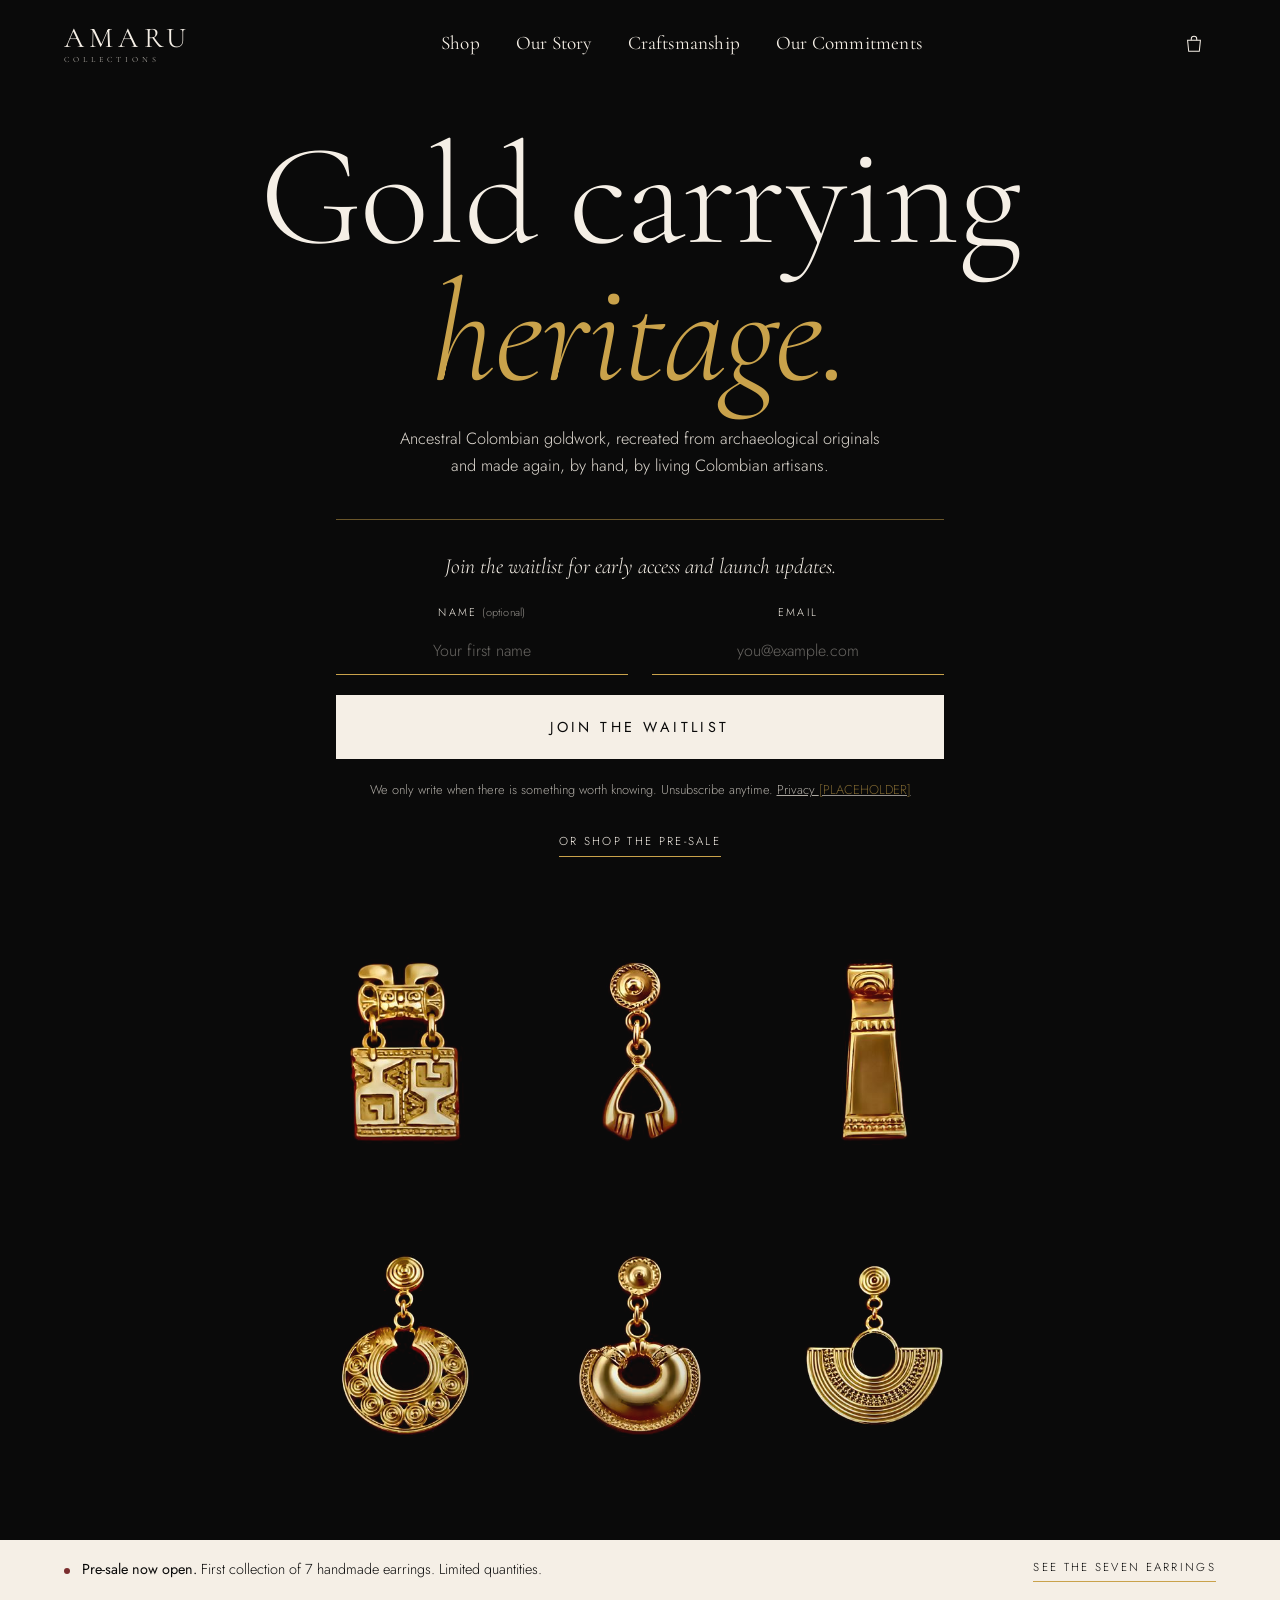
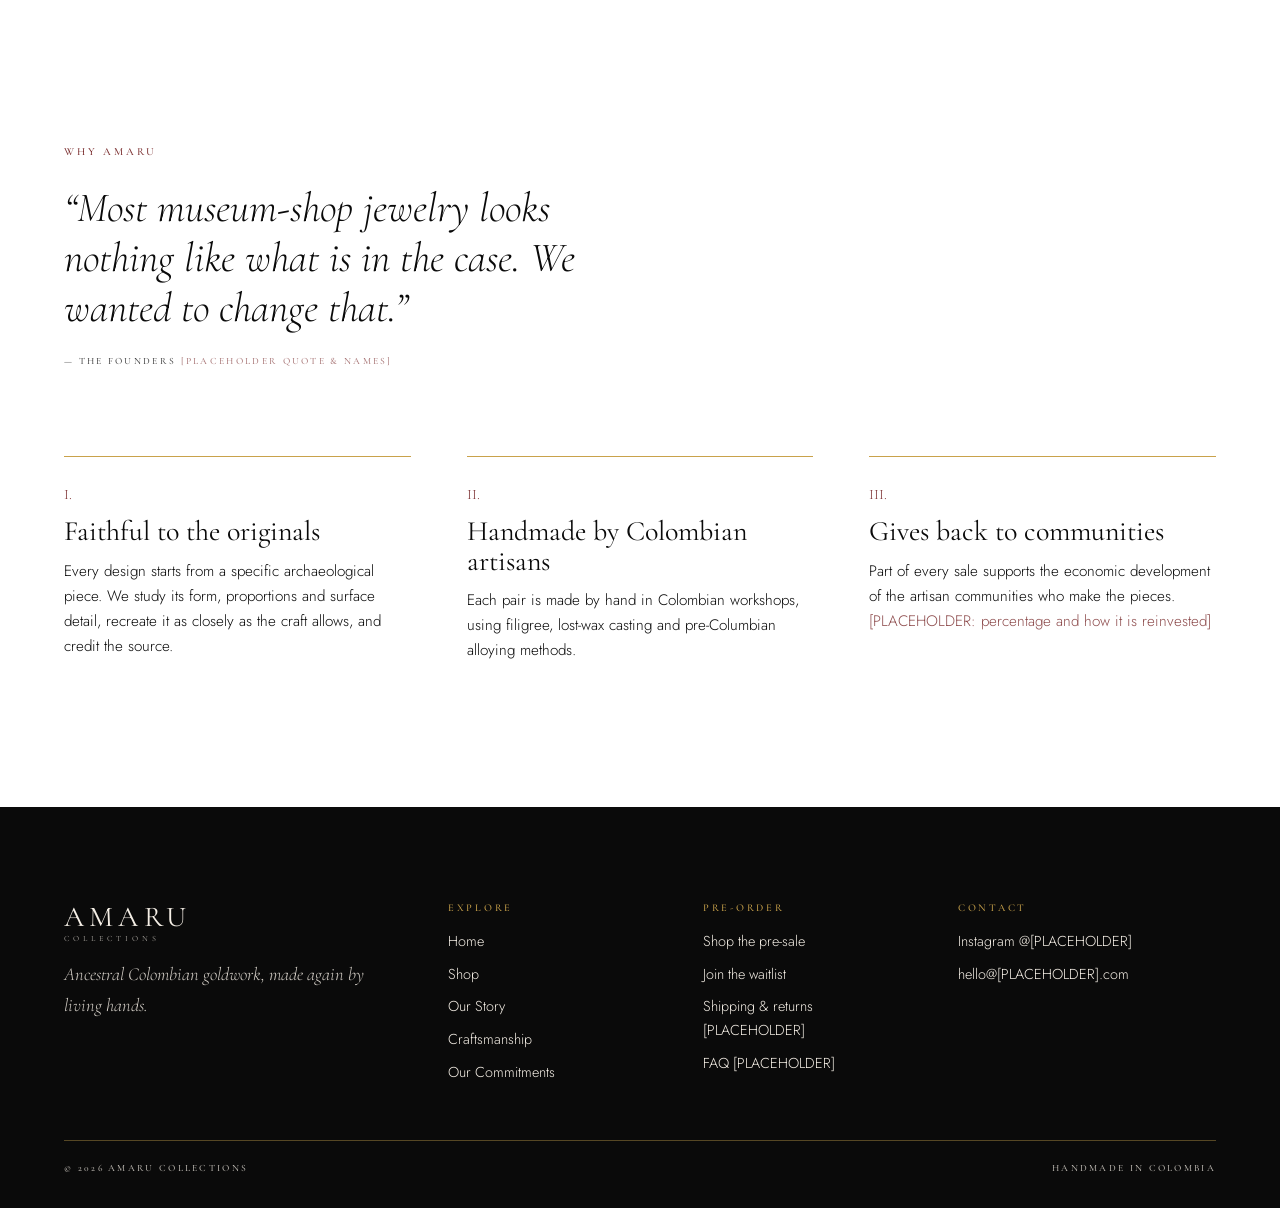
<file: site/index.html>
<!doctype html>
<html lang="en" class="no-js">
<head>
  <meta charset="utf-8">
  <meta name="viewport" content="width=device-width, initial-scale=1, viewport-fit=cover">
  <title>Amaru Collections — Ancestral Colombian goldwork, handmade again</title>
  <meta name="description" content="Pre-sale now open. Seven pairs of earrings recreated from archaeological Colombian goldwork and handmade by Colombian artisans using filigree, lost-wax casting and pre-Columbian alloying.">
  <meta name="theme-color" content="#0A0A0A">

  <!-- [PLACEHOLDER] Replace https://your-domain.example with the live domain everywhere below. -->
  <link rel="canonical" href="https://your-domain.example/">
  <!-- When FR / ES launch, add: <link rel="alternate" hreflang="fr" href="https://your-domain.example/fr/"> etc. -->

  <!-- Open Graph (Instagram, WhatsApp, Facebook) -->
  <meta property="og:type" content="website">
  <meta property="og:site_name" content="Amaru Collections">
  <meta property="og:title" content="Amaru Collections — Gold carrying heritage.">
  <meta property="og:description" content="Pre-sale now open: seven handmade earrings recreated from ancestral Colombian goldwork. Limited quantities.">
  <meta property="og:url" content="https://your-domain.example/">
  <meta property="og:image" content="https://your-domain.example/assets/og/og-default.jpg">
  <meta property="og:image:width" content="1200">
  <meta property="og:image:height" content="630">
  <meta property="og:image:alt" content="Six of the seven gold earrings, on a black background">
  <meta property="og:locale" content="en_GB">
  <meta name="twitter:card" content="summary_large_image">

  <link rel="icon" href="assets/favicon.svg" type="image/svg+xml">
  <link rel="apple-touch-icon" href="assets/apple-touch-icon.png">

  <link rel="preconnect" href="https://fonts.googleapis.com">
  <link rel="preconnect" href="https://fonts.gstatic.com" crossorigin>
  <link href="https://fonts.googleapis.com/css2?family=Cormorant+Garamond:ital,wght@0,300;0,400;0,500;1,300;1,400&family=Jost:wght@300;400&display=swap" rel="stylesheet">
  <link rel="stylesheet" href="css/styles.css">

  <script type="application/ld+json">
  {
    "@context": "https://schema.org",
    "@type": "Organization",
    "name": "Amaru Collections",
    "url": "https://your-domain.example/",
    "logo": "https://your-domain.example/assets/apple-touch-icon.png"
  }
  </script>
</head>
<body data-page="home">
  <header id="site-header"></header>

  <main id="main">
    <!-- ================= HERO: headline + waitlist ================= -->
    <section class="hero on-dark" id="waitlist" aria-labelledby="hero-title">
      <div class="hero__copy">
        <!-- [PLACEHOLDER] headline --><h1 id="hero-title">Gold carrying <em>heritage.</em></h1>
        <p class="hero__sub">Ancestral Colombian goldwork, recreated from archaeological originals and made again, by hand, by living Colombian artisans.</p>

        <div class="hero__signup">
          <p class="hero__signup-intro">Join the waitlist for early access and launch updates.</p>

          <form class="form form--inline" data-waitlist="waitlist-done" data-source="landing" novalidate>
            <div class="field">
              <label for="wl-name">Name <span>(optional)</span></label>
              <input id="wl-name" name="name" type="text" autocomplete="given-name" placeholder="Your first name">
            </div>
            <div class="field">
              <label for="wl-email">Email</label>
              <input id="wl-email" name="email" type="email" autocomplete="email" inputmode="email" required placeholder="you@example.com">
            </div>
            <div class="hp" aria-hidden="true">
              <label for="wl-company">Company</label>
              <input id="wl-company" name="company" type="text" tabindex="-1" autocomplete="off">
            </div>
            <button class="btn btn--primary" type="submit">Join the waitlist</button>
            <p class="form__error" role="alert"></p>
            <p class="form__note">We only write when there is something worth knowing. Unsubscribe anytime. <a href="privacy.html">Privacy <span class="ph">[PLACEHOLDER]</span></a></p>
          </form>

          <div class="confirmation" id="waitlist-done" tabindex="-1" hidden>
            <p class="eyebrow">You are on the list</p>
            <h3 data-greet>Thank you.</h3>
            <p>We will write when early access opens, with first word on launch dates and the stories behind each piece.</p>
          </div>
        </div>

        <a class="text-link hero__shop" href="shop.html">Or shop the pre-sale</a>
      </div>

      <figure class="hero__plate">
        <img src="assets/products/collection-overview.jpg" alt="Six gold earrings from Collection I, laid out in two rows on black" width="1080" height="900" fetchpriority="high">
      </figure>
    </section>

    <!-- ================= PRE-SALE BANNER ================= -->
    <aside class="presale-banner" aria-label="Pre-sale">
      <p><span class="dot" aria-hidden="true"></span><strong>Pre-sale now open.</strong> First collection of 7 handmade earrings. Limited quantities.</p>
      <a class="text-link" href="shop.html">See the seven earrings</a>
    </aside>

    <!-- ================= WHY AMARU ================= -->
    <section class="section" id="why" aria-labelledby="why-title">
      <div class="why__head reveal">
        <p class="eyebrow" id="why-title">Why Amaru</p>
        <blockquote class="why__quote">
          “Most museum-shop jewelry looks nothing like what is in the case. We wanted to change that.”
        </blockquote>
        <p class="caption">— The founders <span class="ph">[PLACEHOLDER quote &amp; names]</span></p>
      </div>

      <ol class="why__list">
        <li class="why__item reveal">
          <span class="why__num">I.</span>
          <h3>Faithful to the originals</h3>
          <p>Every design starts from a specific archaeological piece. We study its form, proportions and surface detail, recreate it as closely as the craft allows, and credit the source.</p>
        </li>
        <li class="why__item reveal">
          <span class="why__num">II.</span>
          <h3>Handmade by Colombian artisans</h3>
          <p>Each pair is made by hand in Colombian workshops, using filigree, lost-wax casting and pre-Columbian alloying methods.</p>
        </li>
        <li class="why__item reveal">
          <span class="why__num">III.</span>
          <h3>Gives back to communities</h3>
          <p>Part of every sale supports the economic development of the artisan communities who make the pieces. <span class="ph">[PLACEHOLDER: percentage and how it is reinvested]</span></p>
        </li>
      </ol>
    </section>
  </main>

  <footer id="site-footer"></footer>

  <script src="js/config.js"></script>
  <script src="js/layout.js"></script>
  <script src="js/main.js"></script>
</body>
</html>
</file>
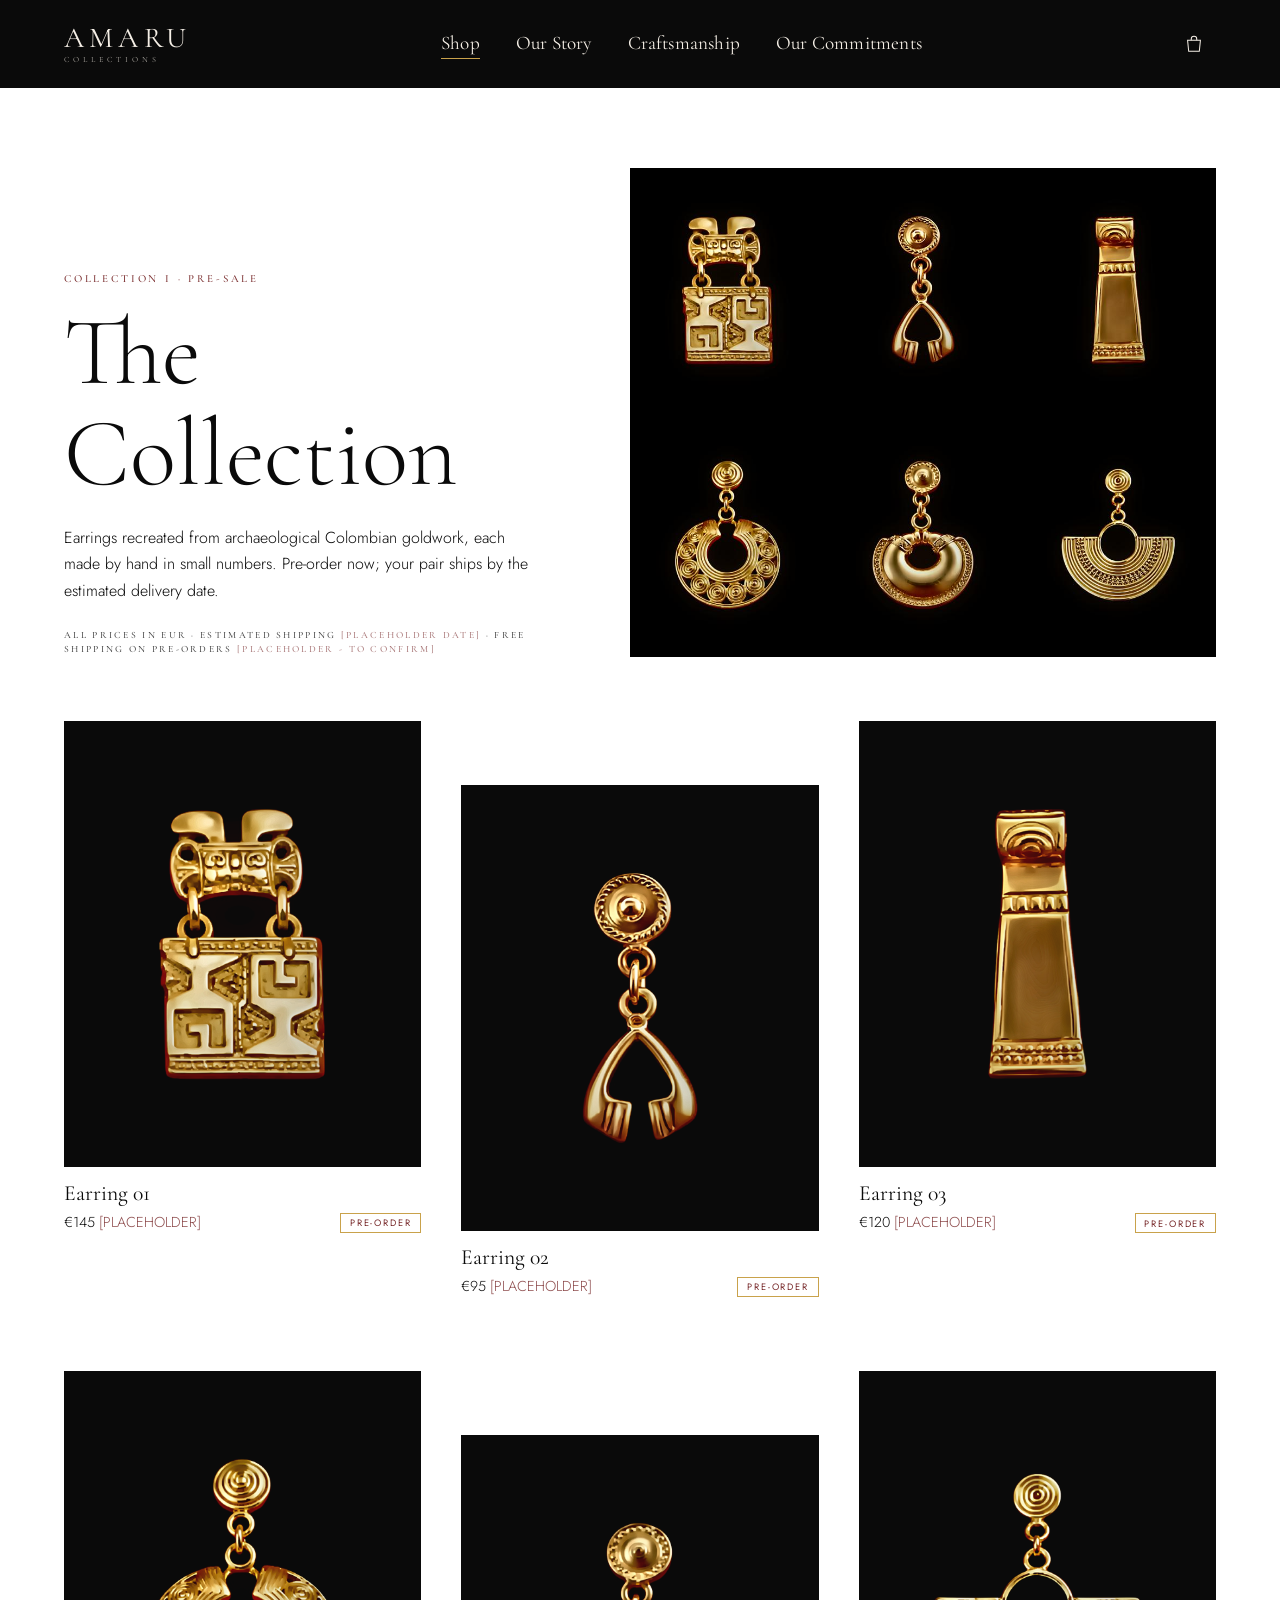
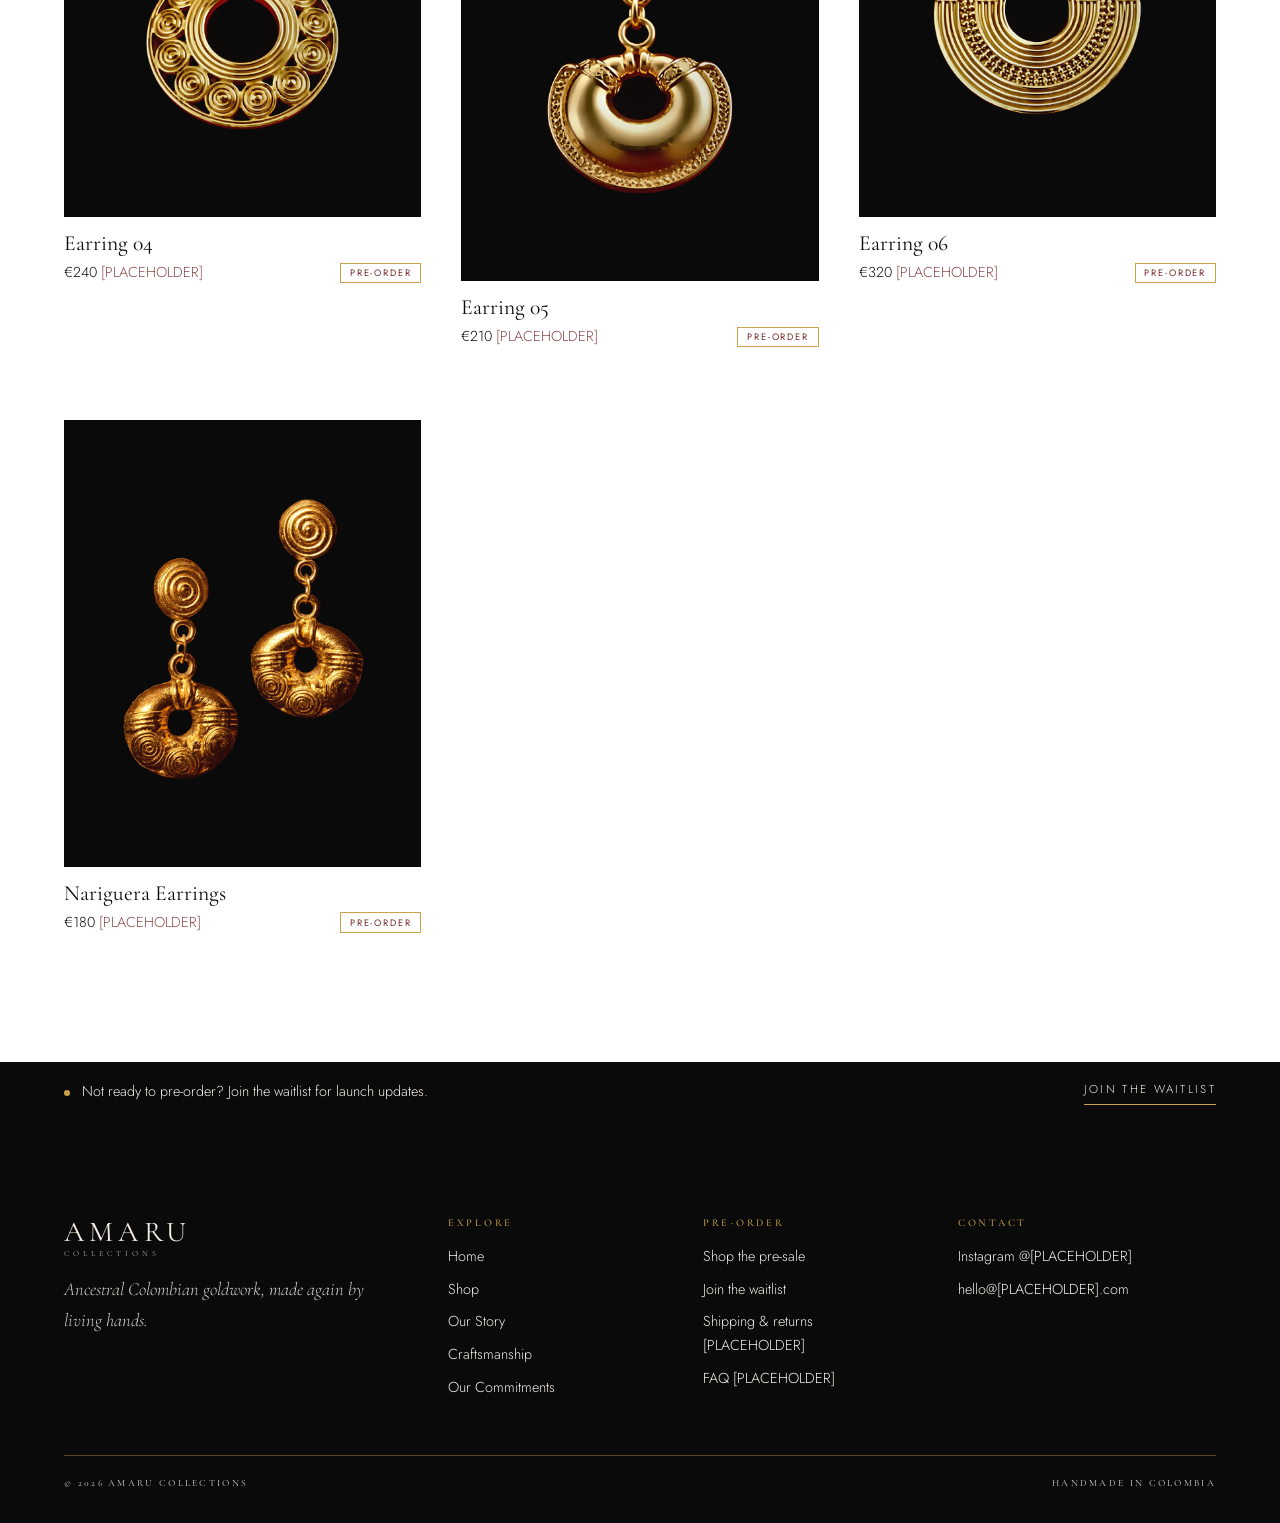
<file: site/shop.html>
<!doctype html>
<html lang="en" class="no-js">
<head>
  <meta charset="utf-8">
  <meta name="viewport" content="width=device-width, initial-scale=1, viewport-fit=cover">
  <title>Shop the pre-sale — Amaru Collections</title>
  <meta name="description" content="Collection I: handmade earrings recreated from archaeological Colombian goldwork. Pre-order now, limited quantities.">
  <meta name="theme-color" content="#FFFFFF">

  <!-- [PLACEHOLDER] Replace https://your-domain.example with the live domain everywhere below. -->
  <link rel="canonical" href="https://your-domain.example/shop.html">

  <!-- Open Graph (Instagram, WhatsApp, Facebook) -->
  <meta property="og:type" content="website">
  <meta property="og:site_name" content="Amaru Collections">
  <meta property="og:title" content="Shop the pre-sale — Amaru Collections">
  <meta property="og:description" content="Collection I: handmade earrings recreated from ancestral Colombian goldwork. Pre-order now, limited quantities.">
  <meta property="og:url" content="https://your-domain.example/shop.html">
  <meta property="og:image" content="https://your-domain.example/assets/og/og-default.jpg">
  <meta property="og:image:width" content="1200">
  <meta property="og:image:height" content="630">
  <meta property="og:image:alt" content="Six of the seven gold earrings, on a black background">
  <meta property="og:locale" content="en_GB">
  <meta name="twitter:card" content="summary_large_image">

  <link rel="icon" href="assets/favicon.svg" type="image/svg+xml">
  <link rel="apple-touch-icon" href="assets/apple-touch-icon.png">

  <link rel="preconnect" href="https://fonts.googleapis.com">
  <link rel="preconnect" href="https://fonts.gstatic.com" crossorigin>
  <link href="https://fonts.googleapis.com/css2?family=Cormorant+Garamond:ital,wght@0,300;0,400;0,500;1,300;1,400&family=Jost:wght@300;400&display=swap" rel="stylesheet">
  <link rel="stylesheet" href="css/styles.css">
</head>
<body data-page="shop">
  <header id="site-header"></header>

  <main id="main">
    <!-- ================= HEADER ================= -->
    <section class="shop-head" aria-labelledby="shop-title">
      <div class="shop-head__copy">
        <p class="eyebrow">Collection I · Pre-sale</p>
        <h1 id="shop-title">The Collection</h1>
        <p>Earrings recreated from archaeological Colombian goldwork, each made by hand in small numbers. Pre-order now; your pair ships by the estimated delivery date.</p>
        <p class="caption">All prices in EUR · Estimated shipping <span class="ph">[PLACEHOLDER date]</span> · Free shipping on pre-orders <span class="ph">[PLACEHOLDER - to confirm]</span></p>
      </div>
      <figure class="shop-head__plate">
        <img src="assets/products/collection-overview.jpg" alt="Six gold earrings from Collection I, laid out in two rows on black" width="1080" height="900" fetchpriority="high">
      </figure>
    </section>

    <!-- ================= GRID ================= -->
    <section class="shop-grid" aria-label="Earrings">
      <div class="collection-grid" data-collection>
        <!-- Rendered from js/products.js -->
      </div>
    </section>

    <!-- ================= WAITLIST NUDGE ================= -->
    <aside class="presale-banner on-dark" aria-label="Waitlist">
      <p><span class="dot" aria-hidden="true"></span>Not ready to pre-order? Join the waitlist for launch updates.</p>
      <a class="text-link" href="index.html#waitlist">Join the waitlist</a>
    </aside>
  </main>

  <footer id="site-footer"></footer>

  <script src="js/config.js"></script>
  <script src="js/products.js"></script>
  <script src="js/layout.js"></script>
  <script src="js/main.js"></script>
</body>
</html>
</file>
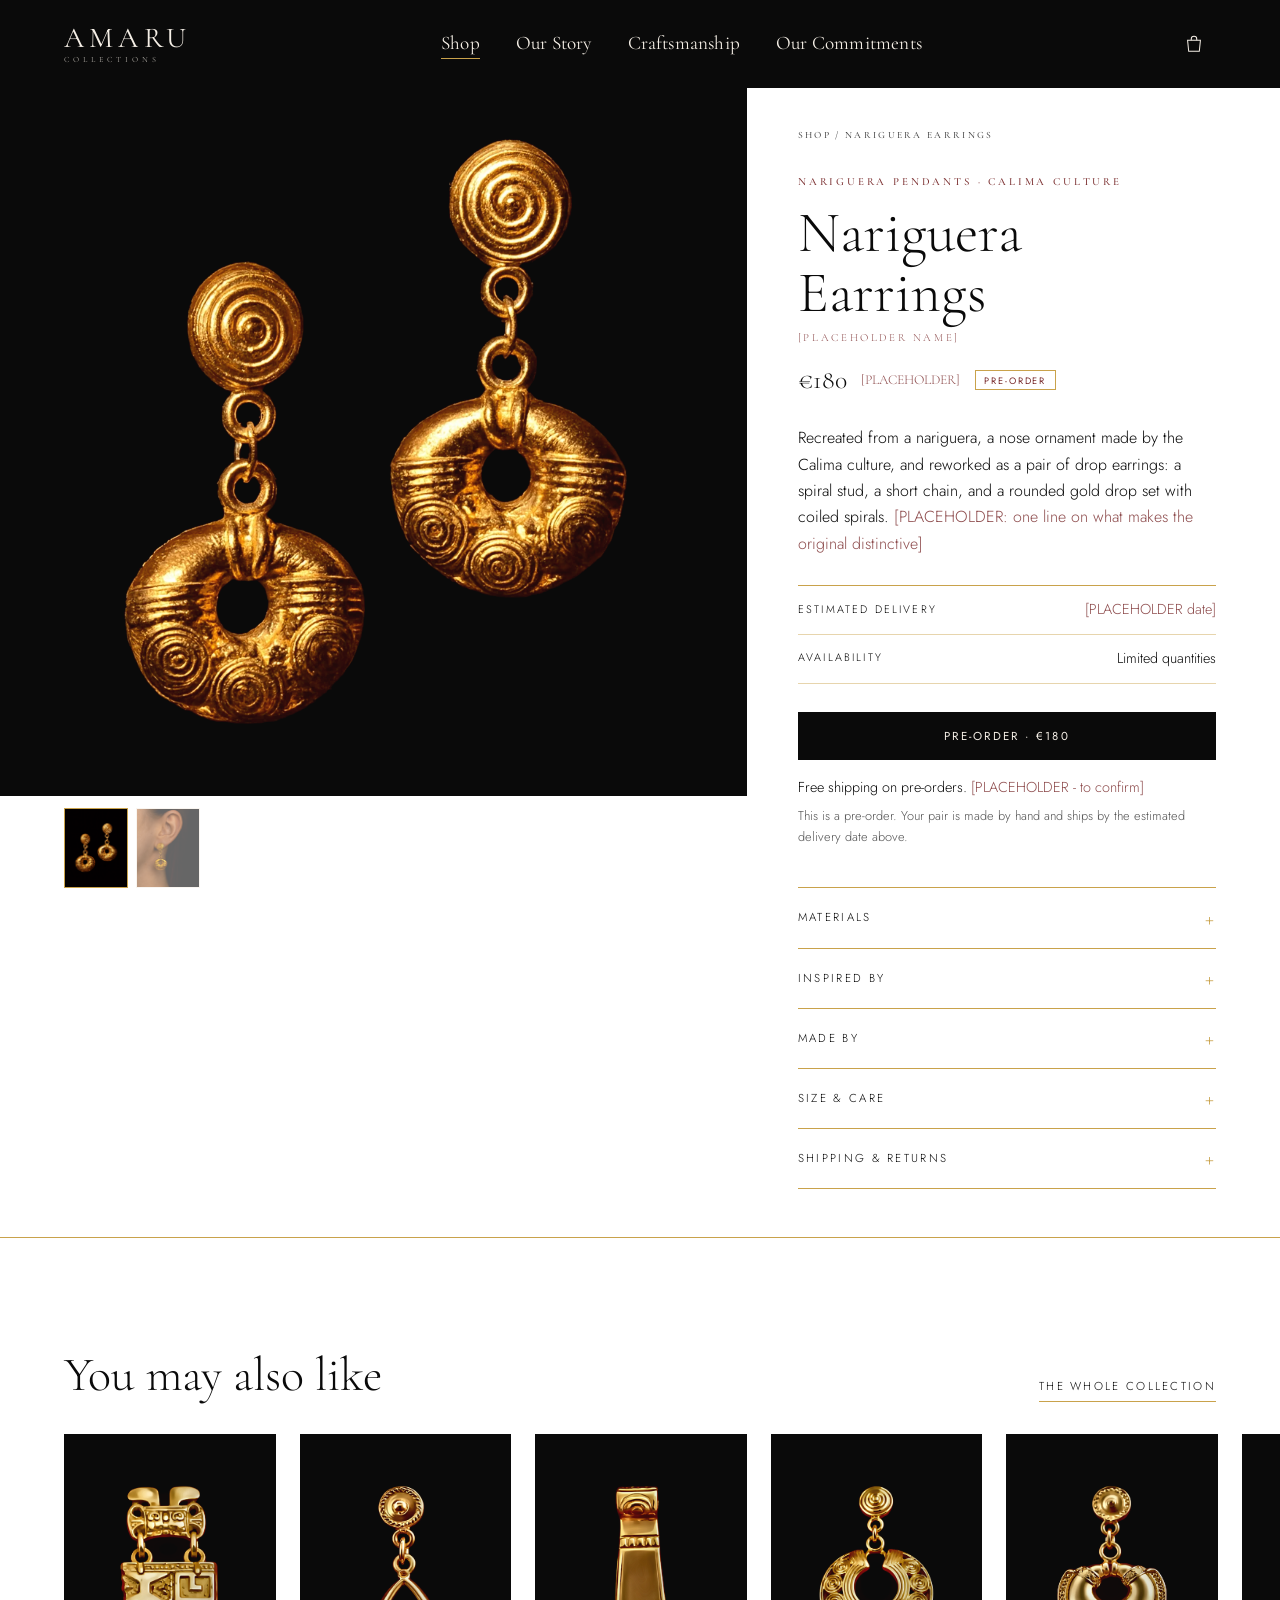
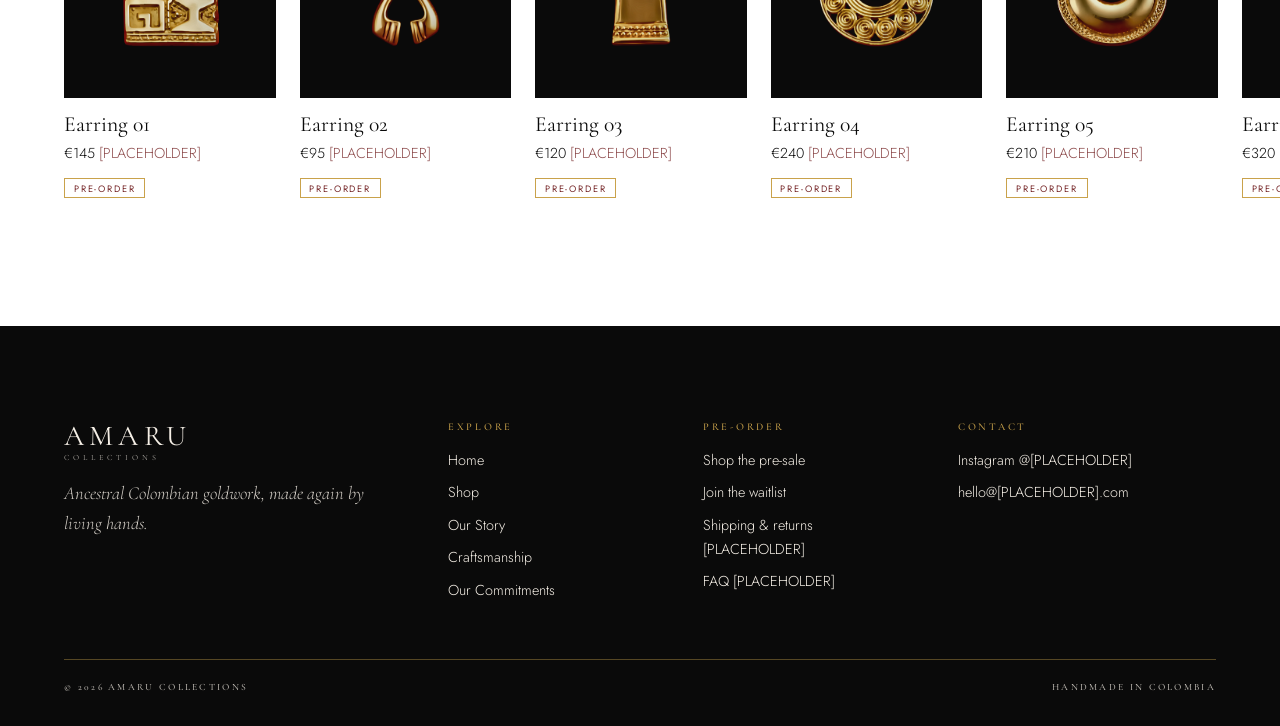
<file: site/shop/calima-nariguera.html>
<!doctype html>
<html lang="en" class="no-js" data-base="../">
<head>
  <meta charset="utf-8">
  <meta name="viewport" content="width=device-width, initial-scale=1, viewport-fit=cover">
  <title>Nariguera Earrings, Calima culture — Pre-order | Amaru Collections</title>
  <meta name="description" content="Handmade gold earrings recreated from a Calima nariguera. Pre-order now from the first Amaru Collections pre-sale. Limited quantities.">
  <meta name="theme-color" content="#FFFFFF">

  <!-- [PLACEHOLDER] Replace https://your-domain.example with the live domain everywhere below. -->
  <link rel="canonical" href="https://your-domain.example/shop/calima-nariguera.html">

  <!-- Open Graph (Instagram, WhatsApp, Facebook) -->
  <meta property="og:type" content="product">
  <meta property="og:site_name" content="Amaru Collections">
  <meta property="og:title" content="Nariguera Earrings — Calima culture">
  <meta property="og:description" content="Recreated from a Calima nariguera and handmade by Colombian artisans. Pre-order now, limited quantities.">
  <meta property="og:url" content="https://your-domain.example/shop/calima-nariguera.html">
  <meta property="og:image" content="https://your-domain.example/assets/products/calima-nariguera/og.jpg">
  <meta property="og:image:width" content="1200">
  <meta property="og:image:height" content="630">
  <meta property="og:image:alt" content="A pair of gold earrings with coiled spirals, on black">
  <meta property="og:locale" content="en_GB">
  <meta property="product:price:amount" content="180"><!-- [PLACEHOLDER] -->
  <meta property="product:price:currency" content="EUR">
  <meta name="twitter:card" content="summary_large_image">

  <link rel="icon" href="../assets/favicon.svg" type="image/svg+xml">
  <link rel="apple-touch-icon" href="../assets/apple-touch-icon.png">

  <link rel="preconnect" href="https://fonts.googleapis.com">
  <link rel="preconnect" href="https://fonts.gstatic.com" crossorigin>
  <link href="https://fonts.googleapis.com/css2?family=Cormorant+Garamond:ital,wght@0,300;0,400;0,500;1,300;1,400&family=Jost:wght@300;400&display=swap" rel="stylesheet">
  <link rel="stylesheet" href="../css/styles.css">

  <script type="application/ld+json">
  {
    "@context": "https://schema.org",
    "@type": "Product",
    "name": "Nariguera Earrings",
    "description": "Handmade gold earrings recreated from a Calima nariguera.",
    "image": [
      "https://your-domain.example/assets/products/calima-nariguera/hero.webp",
      "https://your-domain.example/assets/products/calima-nariguera/worn.webp"
    ],
    "brand": { "@type": "Brand", "name": "Amaru Collections" },
    "offers": {
      "@type": "Offer",
      "url": "https://your-domain.example/shop/calima-nariguera.html",
      "price": "180",
      "priceCurrency": "EUR",
      "availability": "https://schema.org/PreOrder"
    }
  }
  </script>
</head>
<body data-page="shop">
  <header id="site-header"></header>

  <main id="main">
    <article class="product">
      <!-- ================= GALLERY ================= -->
      <div class="gallery" data-gallery>
        <div class="gallery__track" tabindex="0" aria-label="Product images">
          <figure class="gallery__slide">
            <img src="../assets/products/calima-nariguera/hero.webp" alt="A pair of Nariguera Earrings on black: spiral studs with rounded gold drops set with coiled spirals" width="1024" height="1536" fetchpriority="high">
          </figure>
          <figure class="gallery__slide">
            <img src="../assets/products/calima-nariguera/worn.webp" alt="Nariguera Earrings worn: a spiral stud with a rounded gold drop set with coiled spirals" width="1024" height="1536" loading="lazy">
          </figure>
        </div>
        <!-- Dots on phones, thumbnails on wider screens. -->
        <div class="gallery__dots">
          <button type="button" aria-current="true" aria-label="Image 1: the pair">
            <img src="../assets/products/calima-nariguera/hero.webp" alt="" width="1024" height="1536" loading="lazy">
          </button>
          <button type="button" aria-current="false" aria-label="Image 2: worn">
            <img src="../assets/products/calima-nariguera/worn.webp" alt="" width="1024" height="1536" loading="lazy">
          </button>
        </div>
      </div>

      <!-- ================= INFO ================= -->
      <div class="product__info">
        <nav class="crumbs caption" aria-label="Breadcrumb">
          <a href="../shop.html">Shop</a> <span aria-hidden="true">/</span> <span aria-current="page">Nariguera Earrings</span>
        </nav>

        <p class="eyebrow product__eyebrow">Nariguera pendants · Calima culture</p>
        <h1 class="product__name">Nariguera Earrings <span class="ph">[PLACEHOLDER name]</span></h1>
        <p class="product__price">€180 <span class="ph">[PLACEHOLDER]</span> <span class="tag">Pre-order</span></p>

        <p class="product__desc">
          Recreated from a nariguera, a nose ornament made by the Calima culture, and reworked as a pair of drop earrings:
          a spiral stud, a short chain, and a rounded gold drop set with coiled spirals.
          <span class="ph">[PLACEHOLDER: one line on what makes the original distinctive]</span>
        </p>

        <dl class="product__facts">
          <div><dt>Estimated delivery</dt><dd><span class="ph">[PLACEHOLDER date]</span></dd></div>
          <div><dt>Availability</dt><dd>Limited quantities</dd></div>
        </dl>

        <button class="btn btn--primary product__cta" type="button" data-add-to-cart="calima-nariguera">Pre-order · €180</button>
        <p class="product__status" data-cart-status data-message="Added to your pre-order bag." role="status" hidden></p>
        <p class="product__ship">Free shipping on pre-orders. <span class="ph">[PLACEHOLDER - to confirm]</span></p>
        <p class="product__note">This is a pre-order. Your pair is made by hand and ships by the estimated delivery date above.</p>

        <!-- ================= DETAILS ================= -->
        <div class="details">
          <details>
            <summary>Materials</summary>
            <div class="details__body">
              <p><strong>Gold vermeil over sterling silver</strong> <span class="ph">[PLACEHOLDER: confirm metal, gold karat and thickness in microns]</span></p>
              <p>Vermeil is a thick layer of gold over a sterling silver base. It keeps its colour well with everyday wear but, like all gold over silver, it can soften over time with friction, perfume and water. If the silver beneath ever darkens, a soft dry cloth brings it back.</p>
              <p class="caption">Every material is listed openly. <span class="ph">[PLACEHOLDER: nickel-free / hypoallergenic, only if confirmed]</span></p>
            </div>
          </details>

          <details>
            <summary>Inspired by</summary>
            <div class="details__body">
              <div class="pairing">
                <figure class="pairing__item">
                  <div class="pairing__slot"><span class="caption">Image of the original<br><span class="ph">[PLACEHOLDER]</span></span></div>
                  <figcaption class="caption">Original · Nariguera, Calima culture<br><span class="ph">[PLACEHOLDER museum, collection number, date]</span></figcaption>
                </figure>
                <figure class="pairing__item">
                  <img src="../assets/products/calima-nariguera/hero.webp" alt="" width="1024" height="1536" loading="lazy">
                  <figcaption class="caption">Recreation · Amaru Collections</figcaption>
                </figure>
              </div>
              <p><span class="ph">[PLACEHOLDER: two or three lines on the Calima culture and this nariguera: where it was found, where it is held today, and what changed in turning a nose ornament into an earring.]</span></p>
            </div>
          </details>

          <details>
            <summary>Made by</summary>
            <div class="details__body">
              <p>Made in <span class="ph">[PLACEHOLDER workshop name]</span>, <span class="ph">[PLACEHOLDER town]</span>, Colombia, by <span class="ph">[PLACEHOLDER artisan name]</span>.</p>
              <p>Technique: <span class="ph">[PLACEHOLDER: e.g. lost-wax casting, finished by hand]</span></p>
              <p><a class="text-link" href="../craftsmanship.html">About our techniques</a></p>
            </div>
          </details>

          <details>
            <summary>Size &amp; Care</summary>
            <div class="details__body">
              <dl class="spec">
                <div><dt>Total drop</dt><dd><span class="ph">[PLACEHOLDER mm]</span></dd></div>
                <div><dt>Pendant width</dt><dd><span class="ph">[PLACEHOLDER mm]</span></dd></div>
                <div><dt>Weight per earring</dt><dd><span class="ph">[PLACEHOLDER g]</span></dd></div>
                <div><dt>Fastening</dt><dd><span class="ph">[PLACEHOLDER: e.g. post and butterfly back]</span></dd></div>
              </dl>
              <p>Put them on after perfume and lotion, take them off to swim or shower, and store them on their own in the pouch they come in. Wipe with a soft dry cloth.</p>
            </div>
          </details>

          <details>
            <summary>Shipping &amp; Returns</summary>
            <div class="details__body">
              <p>Free shipping on pre-orders. <span class="ph">[PLACEHOLDER - to confirm]</span></p>
              <p>Estimated delivery <span class="ph">[PLACEHOLDER date]</span>, shipped from <span class="ph">[PLACEHOLDER country]</span> with tracking.</p>
              <p><span class="ph">[PLACEHOLDER returns policy. Note: EU customers buying online have a 14-day right of withdrawal.]</span></p>
            </div>
          </details>
        </div>
      </div>
    </article>

    <!-- ================= YOU MAY ALSO LIKE ================= -->
    <section class="related" aria-labelledby="related-title">
      <div class="related__head">
        <h2 id="related-title">You may also like</h2>
        <a class="text-link" href="../shop.html">The whole collection</a>
      </div>
      <div class="related__row" data-related="calima-nariguera">
        <!-- Rendered from js/products.js -->
      </div>
    </section>
  </main>

  <footer id="site-footer"></footer>

  <script src="../js/config.js"></script>
  <script src="../js/products.js"></script>
  <script src="../js/layout.js"></script>
  <script src="../js/main.js"></script>
</body>
</html>
</file>
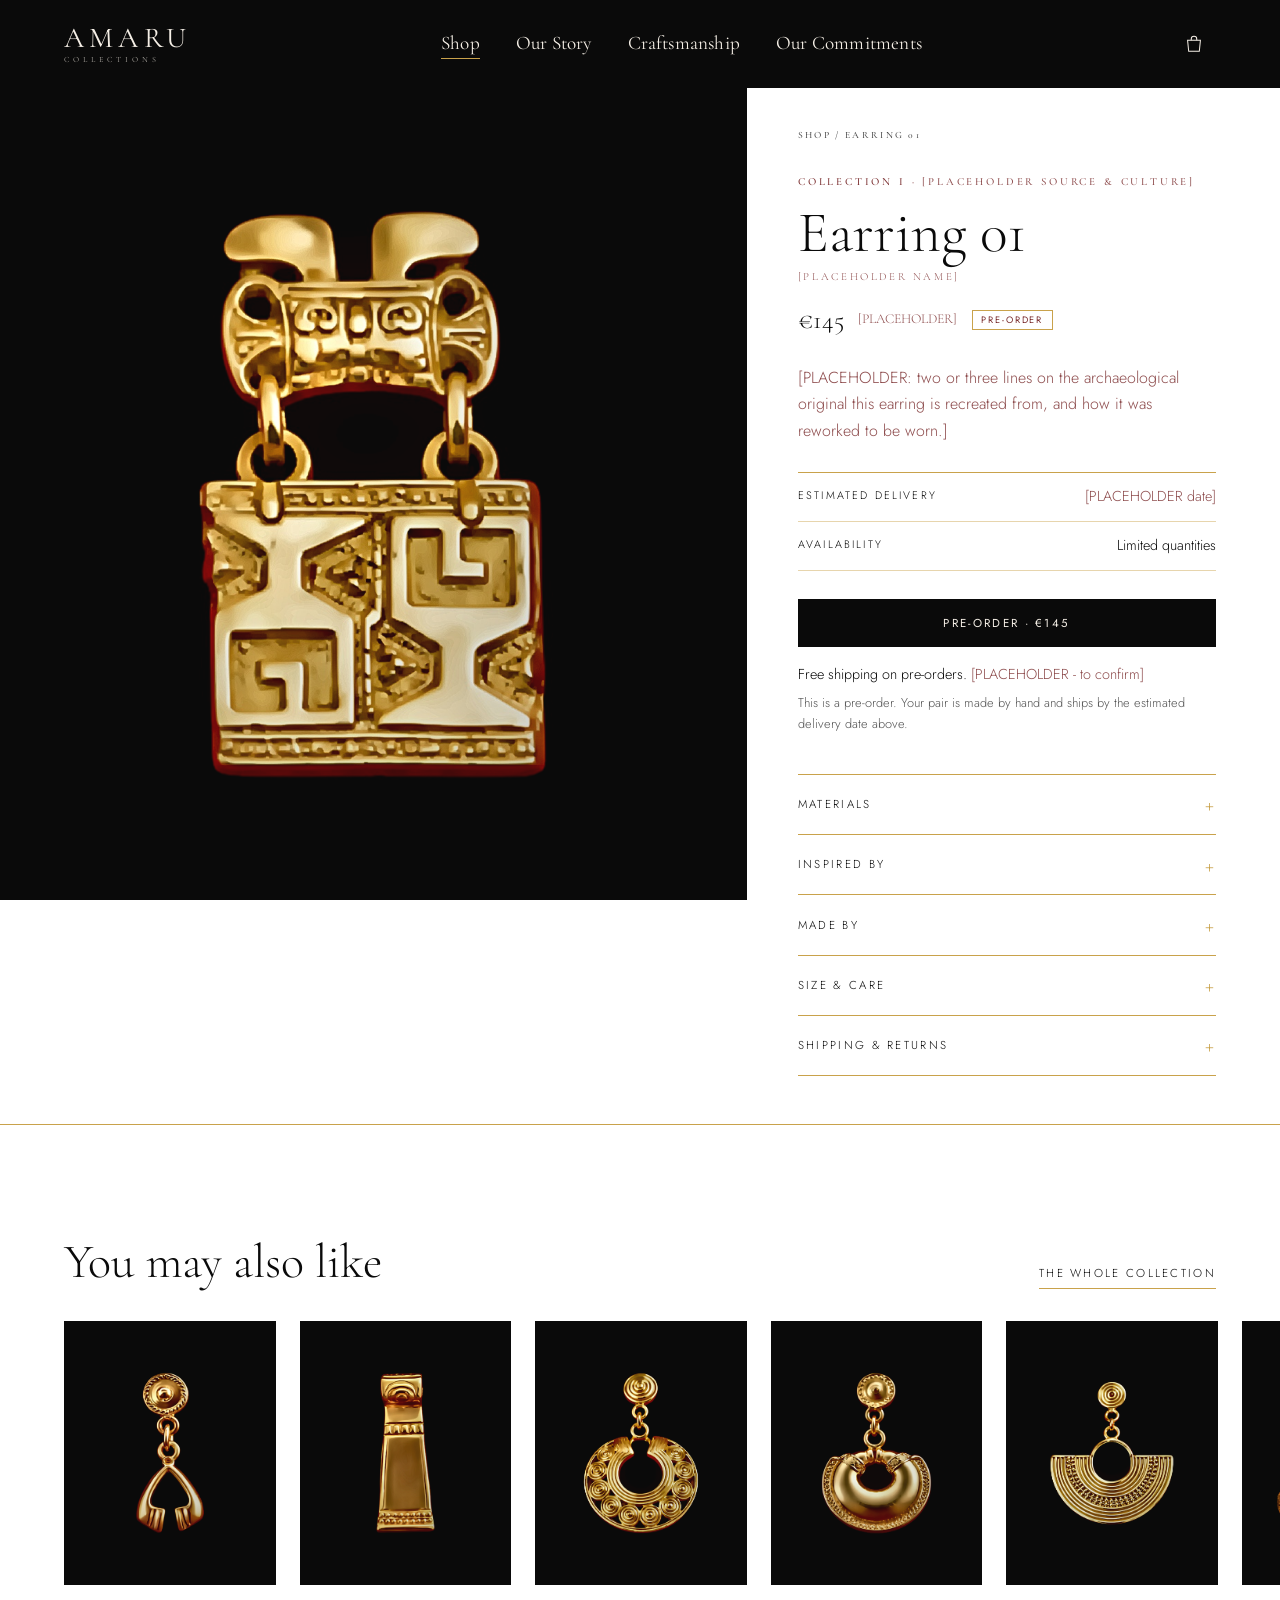
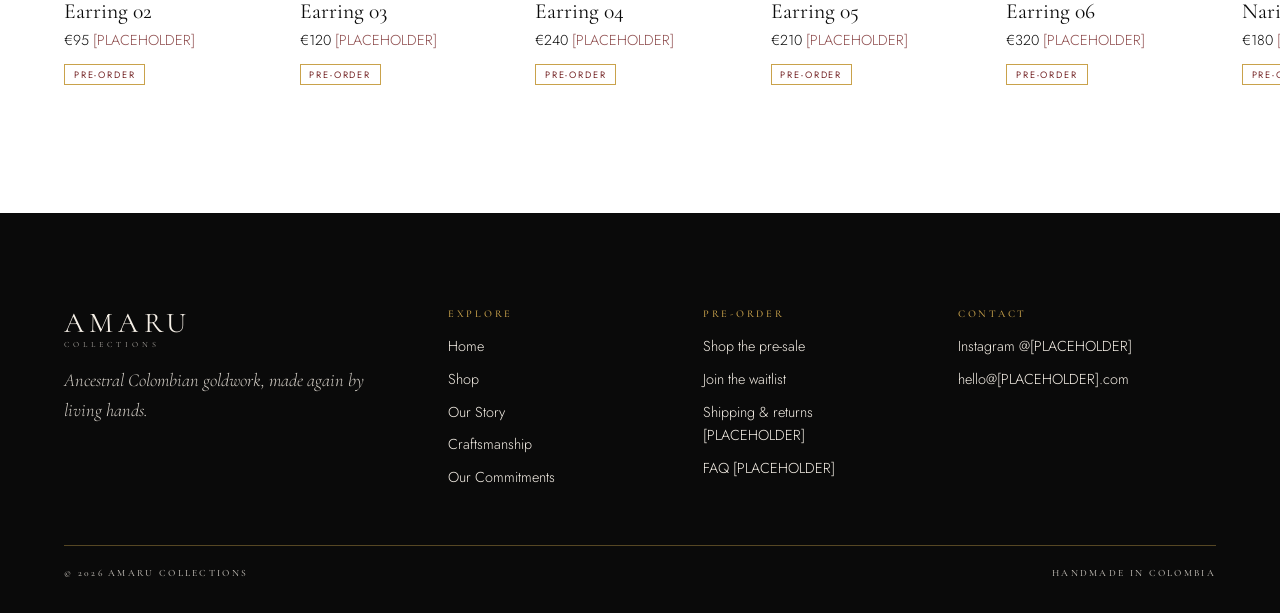
<file: site/shop/earring-01.html>
<!doctype html>
<html lang="en" class="no-js" data-base="../">
<head>
  <meta charset="utf-8">
  <meta name="viewport" content="width=device-width, initial-scale=1, viewport-fit=cover">
  <!-- Generated by scripts/build_product_pages.py — edit the script, not this file. -->
  <title>Earring 01 — Pre-order | Amaru Collections</title>
  <meta name="description" content="Earring 01: handmade gold earrings recreated from archaeological Colombian goldwork. Pre-order now from the first Amaru Collections pre-sale. Limited quantities.">
  <meta name="theme-color" content="#FFFFFF">

  <!-- [PLACEHOLDER] Replace https://your-domain.example with the live domain everywhere below. -->
  <link rel="canonical" href="https://your-domain.example/shop/earring-01.html">

  <!-- Open Graph (Instagram, WhatsApp, Facebook) -->
  <meta property="og:type" content="product">
  <meta property="og:site_name" content="Amaru Collections">
  <meta property="og:title" content="Earring 01 — Amaru Collections">
  <meta property="og:description" content="Recreated from archaeological Colombian goldwork and handmade by Colombian artisans. Pre-order now, limited quantities.">
  <meta property="og:url" content="https://your-domain.example/shop/earring-01.html">
  <meta property="og:image" content="https://your-domain.example/assets/products/earring-01/hero.jpg">
  <meta property="og:image:width" content="1080">
  <meta property="og:image:height" content="1350">
  <meta property="og:image:alt" content="A gold earring: a carved bar at the top and a square plaque with a geometric fret pattern hanging from two rings">
  <meta property="og:locale" content="en_GB">
  <meta property="product:price:amount" content="145"><!-- [PLACEHOLDER] -->
  <meta property="product:price:currency" content="EUR">
  <meta name="twitter:card" content="summary_large_image">

  <link rel="icon" href="../assets/favicon.svg" type="image/svg+xml">
  <link rel="apple-touch-icon" href="../assets/apple-touch-icon.png">

  <link rel="preconnect" href="https://fonts.googleapis.com">
  <link rel="preconnect" href="https://fonts.gstatic.com" crossorigin>
  <link href="https://fonts.googleapis.com/css2?family=Cormorant+Garamond:ital,wght@0,300;0,400;0,500;1,300;1,400&family=Jost:wght@300;400&display=swap" rel="stylesheet">
  <link rel="stylesheet" href="../css/styles.css">

  <script type="application/ld+json">
  {
    "@context": "https://schema.org",
    "@type": "Product",
    "name": "Earring 01",
    "description": "Handmade gold earrings recreated from archaeological Colombian goldwork.",
    "image": ["https://your-domain.example/assets/products/earring-01/hero.jpg"],
    "brand": { "@type": "Brand", "name": "Amaru Collections" },
    "offers": {
      "@type": "Offer",
      "url": "https://your-domain.example/shop/earring-01.html",
      "price": "145",
      "priceCurrency": "EUR",
      "availability": "https://schema.org/PreOrder"
    }
  }
  </script>
</head>
<body data-page="shop">
  <header id="site-header"></header>

  <main id="main">
    <article class="product">
      <!-- ================= GALLERY ================= -->
      <div class="gallery" data-gallery>
        <div class="gallery__track" tabindex="0" aria-label="Product images">
          <figure class="gallery__slide">
            <img src="../assets/products/earring-01/hero.jpg" alt="A gold earring: a carved bar at the top and a square plaque with a geometric fret pattern hanging from two rings" width="1080" height="1350" fetchpriority="high">
          </figure>
          <!-- [PLACEHOLDER] Add worn / detail photos on black here, with a matching thumbnail below. -->
        </div>
      </div>

      <!-- ================= INFO ================= -->
      <div class="product__info">
        <nav class="crumbs caption" aria-label="Breadcrumb">
          <a href="../shop.html">Shop</a> <span aria-hidden="true">/</span> <span aria-current="page">Earring 01</span>
        </nav>

        <p class="eyebrow product__eyebrow">Collection I · <span class="ph">[PLACEHOLDER source &amp; culture]</span></p>
        <h1 class="product__name">Earring 01 <span class="ph">[PLACEHOLDER name]</span></h1>
        <p class="product__price">€145 <span class="ph">[PLACEHOLDER]</span> <span class="tag">Pre-order</span></p>

        <p class="product__desc">
          <span class="ph">[PLACEHOLDER: two or three lines on the archaeological original this earring is recreated from, and how it was reworked to be worn.]</span>
        </p>

        <dl class="product__facts">
          <div><dt>Estimated delivery</dt><dd><span class="ph">[PLACEHOLDER date]</span></dd></div>
          <div><dt>Availability</dt><dd>Limited quantities</dd></div>
        </dl>

        <button class="btn btn--primary product__cta" type="button" data-add-to-cart="earring-01">Pre-order · €145</button>
        <p class="product__status" data-cart-status data-message="Added to your pre-order bag." role="status" hidden></p>
        <p class="product__ship">Free shipping on pre-orders. <span class="ph">[PLACEHOLDER - to confirm]</span></p>
        <p class="product__note">This is a pre-order. Your pair is made by hand and ships by the estimated delivery date above.</p>

        <!-- ================= DETAILS ================= -->
        <div class="details">
          <details>
            <summary>Materials</summary>
            <div class="details__body">
              <p><strong>Gold vermeil over sterling silver</strong> <span class="ph">[PLACEHOLDER: confirm metal, gold karat and thickness in microns]</span></p>
              <p>Vermeil is a thick layer of gold over a sterling silver base. It keeps its colour well with everyday wear but, like all gold over silver, it can soften over time with friction, perfume and water. If the silver beneath ever darkens, a soft dry cloth brings it back.</p>
              <p class="caption">Every material is listed openly. <span class="ph">[PLACEHOLDER: nickel-free / hypoallergenic, only if confirmed]</span></p>
            </div>
          </details>

          <details>
            <summary>Inspired by</summary>
            <div class="details__body">
              <div class="pairing">
                <figure class="pairing__item">
                  <div class="pairing__slot"><span class="caption">Image of the original<br><span class="ph">[PLACEHOLDER]</span></span></div>
                  <figcaption class="caption">Original · <span class="ph">[PLACEHOLDER object, culture, museum, collection number, date]</span></figcaption>
                </figure>
                <figure class="pairing__item">
                  <img src="../assets/products/earring-01/hero.jpg" alt="" width="1080" height="1350" loading="lazy">
                  <figcaption class="caption">Recreation · Amaru Collections</figcaption>
                </figure>
              </div>
              <p><span class="ph">[PLACEHOLDER: two or three lines on the civilisation and the original piece: where it was found, where it is held today, and what changed in turning it into an earring.]</span></p>
            </div>
          </details>

          <details>
            <summary>Made by</summary>
            <div class="details__body">
              <p>Made in <span class="ph">[PLACEHOLDER workshop name]</span>, <span class="ph">[PLACEHOLDER town]</span>, Colombia, by <span class="ph">[PLACEHOLDER artisan name]</span>.</p>
              <p>Technique: <span class="ph">[PLACEHOLDER: e.g. lost-wax casting, filigree, finished by hand]</span></p>
              <p><a class="text-link" href="../craftsmanship.html">About our techniques</a></p>
            </div>
          </details>

          <details>
            <summary>Size &amp; Care</summary>
            <div class="details__body">
              <dl class="spec">
                <div><dt>Total drop</dt><dd><span class="ph">[PLACEHOLDER mm]</span></dd></div>
                <div><dt>Pendant width</dt><dd><span class="ph">[PLACEHOLDER mm]</span></dd></div>
                <div><dt>Weight per earring</dt><dd><span class="ph">[PLACEHOLDER g]</span></dd></div>
                <div><dt>Fastening</dt><dd><span class="ph">[PLACEHOLDER: e.g. post and butterfly back]</span></dd></div>
              </dl>
              <p>Put them on after perfume and lotion, take them off to swim or shower, and store them on their own in the pouch they come in. Wipe with a soft dry cloth.</p>
            </div>
          </details>

          <details>
            <summary>Shipping &amp; Returns</summary>
            <div class="details__body">
              <p>Free shipping on pre-orders. <span class="ph">[PLACEHOLDER - to confirm]</span></p>
              <p>Estimated delivery <span class="ph">[PLACEHOLDER date]</span>, shipped from <span class="ph">[PLACEHOLDER country]</span> with tracking.</p>
              <p><span class="ph">[PLACEHOLDER returns policy. Note: EU customers buying online have a 14-day right of withdrawal.]</span></p>
            </div>
          </details>
        </div>
      </div>
    </article>

    <!-- ================= YOU MAY ALSO LIKE ================= -->
    <section class="related" aria-labelledby="related-title">
      <div class="related__head">
        <h2 id="related-title">You may also like</h2>
        <a class="text-link" href="../shop.html">The whole collection</a>
      </div>
      <div class="related__row" data-related="earring-01">
        <!-- Rendered from js/products.js -->
      </div>
    </section>
  </main>

  <footer id="site-footer"></footer>

  <script src="../js/config.js"></script>
  <script src="../js/products.js"></script>
  <script src="../js/layout.js"></script>
  <script src="../js/main.js"></script>
</body>
</html>
</file>
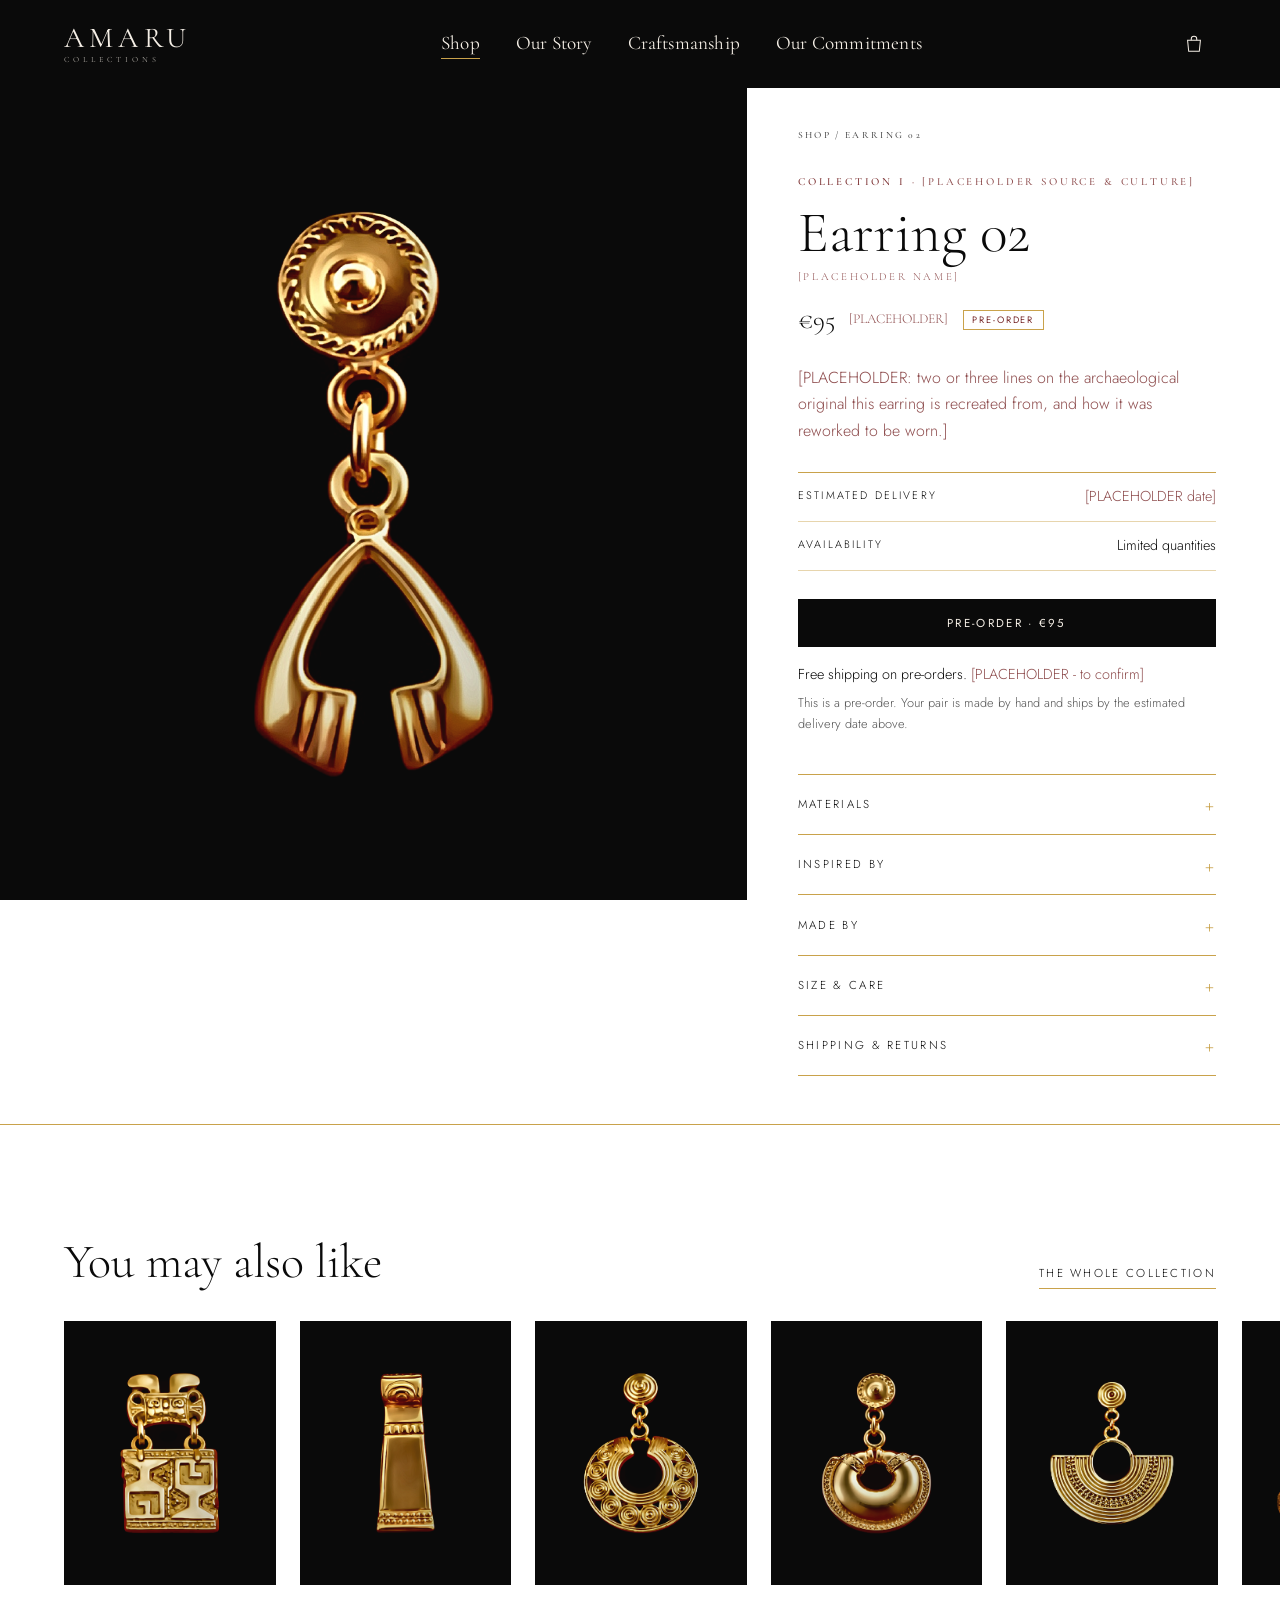
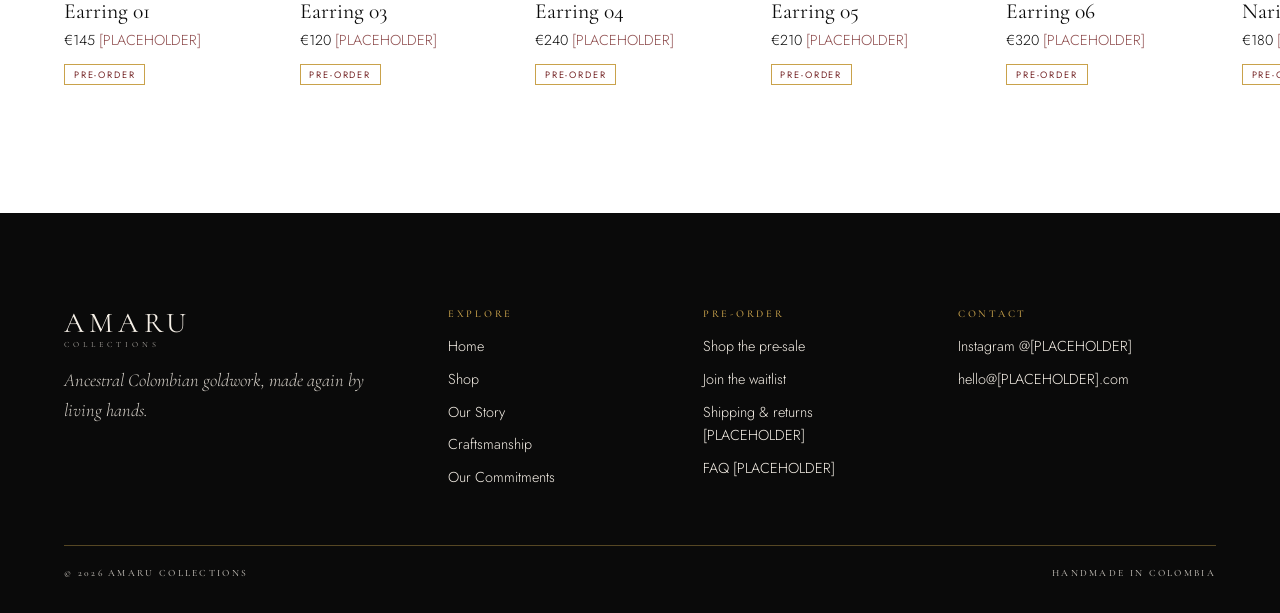
<file: site/shop/earring-02.html>
<!doctype html>
<html lang="en" class="no-js" data-base="../">
<head>
  <meta charset="utf-8">
  <meta name="viewport" content="width=device-width, initial-scale=1, viewport-fit=cover">
  <!-- Generated by scripts/build_product_pages.py — edit the script, not this file. -->
  <title>Earring 02 — Pre-order | Amaru Collections</title>
  <meta name="description" content="Earring 02: handmade gold earrings recreated from archaeological Colombian goldwork. Pre-order now from the first Amaru Collections pre-sale. Limited quantities.">
  <meta name="theme-color" content="#FFFFFF">

  <!-- [PLACEHOLDER] Replace https://your-domain.example with the live domain everywhere below. -->
  <link rel="canonical" href="https://your-domain.example/shop/earring-02.html">

  <!-- Open Graph (Instagram, WhatsApp, Facebook) -->
  <meta property="og:type" content="product">
  <meta property="og:site_name" content="Amaru Collections">
  <meta property="og:title" content="Earring 02 — Amaru Collections">
  <meta property="og:description" content="Recreated from archaeological Colombian goldwork and handmade by Colombian artisans. Pre-order now, limited quantities.">
  <meta property="og:url" content="https://your-domain.example/shop/earring-02.html">
  <meta property="og:image" content="https://your-domain.example/assets/products/earring-02/hero.jpg">
  <meta property="og:image:width" content="1080">
  <meta property="og:image:height" content="1350">
  <meta property="og:image:alt" content="A gold drop earring: a round stud with a twisted rope border and an open triangular pendant with ribbed ends">
  <meta property="og:locale" content="en_GB">
  <meta property="product:price:amount" content="95"><!-- [PLACEHOLDER] -->
  <meta property="product:price:currency" content="EUR">
  <meta name="twitter:card" content="summary_large_image">

  <link rel="icon" href="../assets/favicon.svg" type="image/svg+xml">
  <link rel="apple-touch-icon" href="../assets/apple-touch-icon.png">

  <link rel="preconnect" href="https://fonts.googleapis.com">
  <link rel="preconnect" href="https://fonts.gstatic.com" crossorigin>
  <link href="https://fonts.googleapis.com/css2?family=Cormorant+Garamond:ital,wght@0,300;0,400;0,500;1,300;1,400&family=Jost:wght@300;400&display=swap" rel="stylesheet">
  <link rel="stylesheet" href="../css/styles.css">

  <script type="application/ld+json">
  {
    "@context": "https://schema.org",
    "@type": "Product",
    "name": "Earring 02",
    "description": "Handmade gold earrings recreated from archaeological Colombian goldwork.",
    "image": ["https://your-domain.example/assets/products/earring-02/hero.jpg"],
    "brand": { "@type": "Brand", "name": "Amaru Collections" },
    "offers": {
      "@type": "Offer",
      "url": "https://your-domain.example/shop/earring-02.html",
      "price": "95",
      "priceCurrency": "EUR",
      "availability": "https://schema.org/PreOrder"
    }
  }
  </script>
</head>
<body data-page="shop">
  <header id="site-header"></header>

  <main id="main">
    <article class="product">
      <!-- ================= GALLERY ================= -->
      <div class="gallery" data-gallery>
        <div class="gallery__track" tabindex="0" aria-label="Product images">
          <figure class="gallery__slide">
            <img src="../assets/products/earring-02/hero.jpg" alt="A gold drop earring: a round stud with a twisted rope border and an open triangular pendant with ribbed ends" width="1080" height="1350" fetchpriority="high">
          </figure>
          <!-- [PLACEHOLDER] Add worn / detail photos on black here, with a matching thumbnail below. -->
        </div>
      </div>

      <!-- ================= INFO ================= -->
      <div class="product__info">
        <nav class="crumbs caption" aria-label="Breadcrumb">
          <a href="../shop.html">Shop</a> <span aria-hidden="true">/</span> <span aria-current="page">Earring 02</span>
        </nav>

        <p class="eyebrow product__eyebrow">Collection I · <span class="ph">[PLACEHOLDER source &amp; culture]</span></p>
        <h1 class="product__name">Earring 02 <span class="ph">[PLACEHOLDER name]</span></h1>
        <p class="product__price">€95 <span class="ph">[PLACEHOLDER]</span> <span class="tag">Pre-order</span></p>

        <p class="product__desc">
          <span class="ph">[PLACEHOLDER: two or three lines on the archaeological original this earring is recreated from, and how it was reworked to be worn.]</span>
        </p>

        <dl class="product__facts">
          <div><dt>Estimated delivery</dt><dd><span class="ph">[PLACEHOLDER date]</span></dd></div>
          <div><dt>Availability</dt><dd>Limited quantities</dd></div>
        </dl>

        <button class="btn btn--primary product__cta" type="button" data-add-to-cart="earring-02">Pre-order · €95</button>
        <p class="product__status" data-cart-status data-message="Added to your pre-order bag." role="status" hidden></p>
        <p class="product__ship">Free shipping on pre-orders. <span class="ph">[PLACEHOLDER - to confirm]</span></p>
        <p class="product__note">This is a pre-order. Your pair is made by hand and ships by the estimated delivery date above.</p>

        <!-- ================= DETAILS ================= -->
        <div class="details">
          <details>
            <summary>Materials</summary>
            <div class="details__body">
              <p><strong>Gold vermeil over sterling silver</strong> <span class="ph">[PLACEHOLDER: confirm metal, gold karat and thickness in microns]</span></p>
              <p>Vermeil is a thick layer of gold over a sterling silver base. It keeps its colour well with everyday wear but, like all gold over silver, it can soften over time with friction, perfume and water. If the silver beneath ever darkens, a soft dry cloth brings it back.</p>
              <p class="caption">Every material is listed openly. <span class="ph">[PLACEHOLDER: nickel-free / hypoallergenic, only if confirmed]</span></p>
            </div>
          </details>

          <details>
            <summary>Inspired by</summary>
            <div class="details__body">
              <div class="pairing">
                <figure class="pairing__item">
                  <div class="pairing__slot"><span class="caption">Image of the original<br><span class="ph">[PLACEHOLDER]</span></span></div>
                  <figcaption class="caption">Original · <span class="ph">[PLACEHOLDER object, culture, museum, collection number, date]</span></figcaption>
                </figure>
                <figure class="pairing__item">
                  <img src="../assets/products/earring-02/hero.jpg" alt="" width="1080" height="1350" loading="lazy">
                  <figcaption class="caption">Recreation · Amaru Collections</figcaption>
                </figure>
              </div>
              <p><span class="ph">[PLACEHOLDER: two or three lines on the civilisation and the original piece: where it was found, where it is held today, and what changed in turning it into an earring.]</span></p>
            </div>
          </details>

          <details>
            <summary>Made by</summary>
            <div class="details__body">
              <p>Made in <span class="ph">[PLACEHOLDER workshop name]</span>, <span class="ph">[PLACEHOLDER town]</span>, Colombia, by <span class="ph">[PLACEHOLDER artisan name]</span>.</p>
              <p>Technique: <span class="ph">[PLACEHOLDER: e.g. lost-wax casting, filigree, finished by hand]</span></p>
              <p><a class="text-link" href="../craftsmanship.html">About our techniques</a></p>
            </div>
          </details>

          <details>
            <summary>Size &amp; Care</summary>
            <div class="details__body">
              <dl class="spec">
                <div><dt>Total drop</dt><dd><span class="ph">[PLACEHOLDER mm]</span></dd></div>
                <div><dt>Pendant width</dt><dd><span class="ph">[PLACEHOLDER mm]</span></dd></div>
                <div><dt>Weight per earring</dt><dd><span class="ph">[PLACEHOLDER g]</span></dd></div>
                <div><dt>Fastening</dt><dd><span class="ph">[PLACEHOLDER: e.g. post and butterfly back]</span></dd></div>
              </dl>
              <p>Put them on after perfume and lotion, take them off to swim or shower, and store them on their own in the pouch they come in. Wipe with a soft dry cloth.</p>
            </div>
          </details>

          <details>
            <summary>Shipping &amp; Returns</summary>
            <div class="details__body">
              <p>Free shipping on pre-orders. <span class="ph">[PLACEHOLDER - to confirm]</span></p>
              <p>Estimated delivery <span class="ph">[PLACEHOLDER date]</span>, shipped from <span class="ph">[PLACEHOLDER country]</span> with tracking.</p>
              <p><span class="ph">[PLACEHOLDER returns policy. Note: EU customers buying online have a 14-day right of withdrawal.]</span></p>
            </div>
          </details>
        </div>
      </div>
    </article>

    <!-- ================= YOU MAY ALSO LIKE ================= -->
    <section class="related" aria-labelledby="related-title">
      <div class="related__head">
        <h2 id="related-title">You may also like</h2>
        <a class="text-link" href="../shop.html">The whole collection</a>
      </div>
      <div class="related__row" data-related="earring-02">
        <!-- Rendered from js/products.js -->
      </div>
    </section>
  </main>

  <footer id="site-footer"></footer>

  <script src="../js/config.js"></script>
  <script src="../js/products.js"></script>
  <script src="../js/layout.js"></script>
  <script src="../js/main.js"></script>
</body>
</html>
</file>
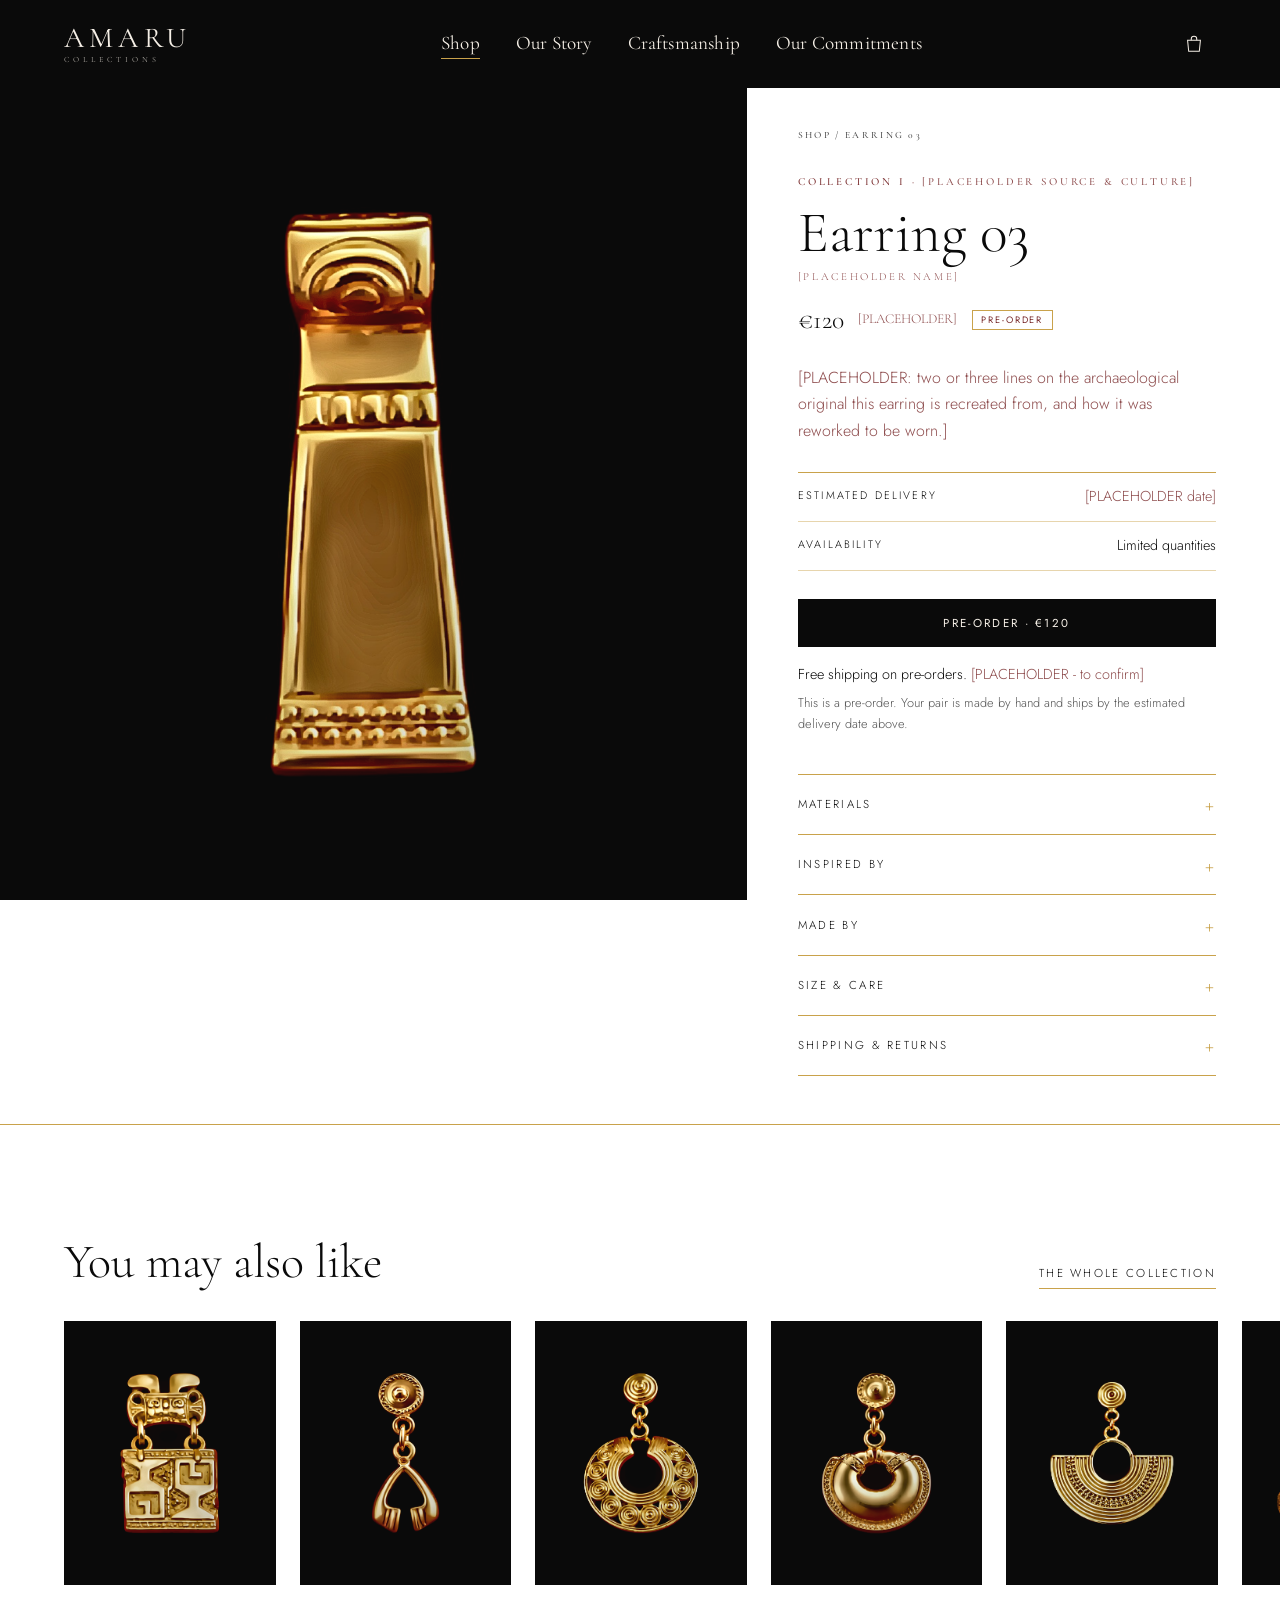
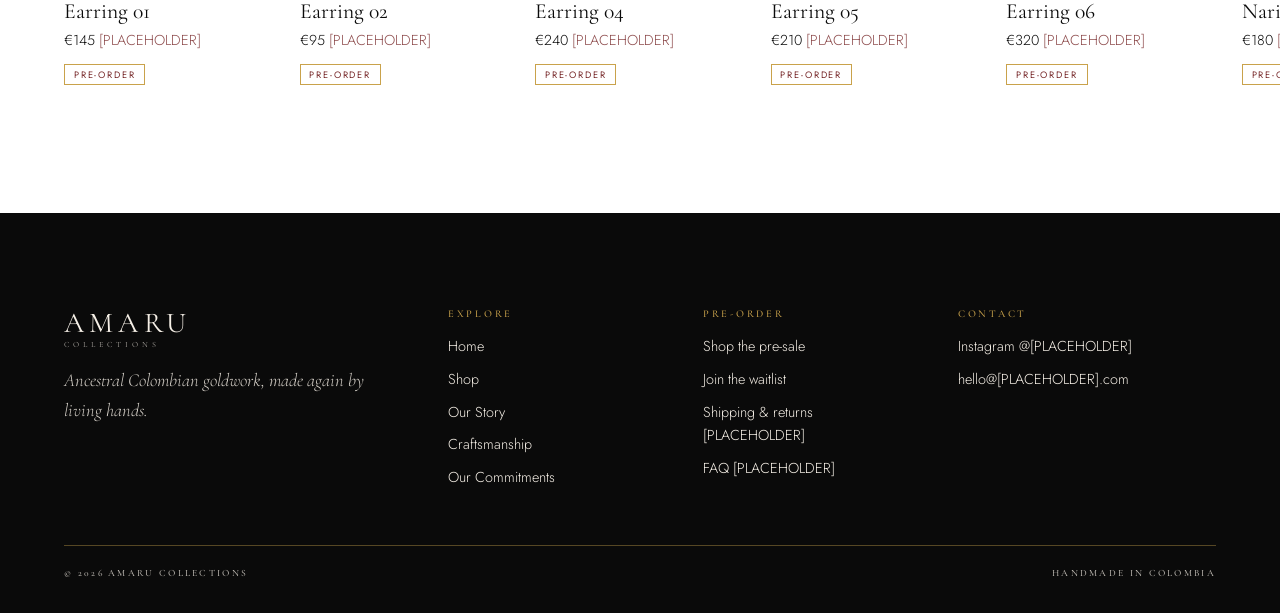
<file: site/shop/earring-03.html>
<!doctype html>
<html lang="en" class="no-js" data-base="../">
<head>
  <meta charset="utf-8">
  <meta name="viewport" content="width=device-width, initial-scale=1, viewport-fit=cover">
  <!-- Generated by scripts/build_product_pages.py — edit the script, not this file. -->
  <title>Earring 03 — Pre-order | Amaru Collections</title>
  <meta name="description" content="Earring 03: handmade gold earrings recreated from archaeological Colombian goldwork. Pre-order now from the first Amaru Collections pre-sale. Limited quantities.">
  <meta name="theme-color" content="#FFFFFF">

  <!-- [PLACEHOLDER] Replace https://your-domain.example with the live domain everywhere below. -->
  <link rel="canonical" href="https://your-domain.example/shop/earring-03.html">

  <!-- Open Graph (Instagram, WhatsApp, Facebook) -->
  <meta property="og:type" content="product">
  <meta property="og:site_name" content="Amaru Collections">
  <meta property="og:title" content="Earring 03 — Amaru Collections">
  <meta property="og:description" content="Recreated from archaeological Colombian goldwork and handmade by Colombian artisans. Pre-order now, limited quantities.">
  <meta property="og:url" content="https://your-domain.example/shop/earring-03.html">
  <meta property="og:image" content="https://your-domain.example/assets/products/earring-03/hero.jpg">
  <meta property="og:image:width" content="1080">
  <meta property="og:image:height" content="1350">
  <meta property="og:image:alt" content="A tapered gold bar earring with a spiral motif at the top and two beaded bands at the base">
  <meta property="og:locale" content="en_GB">
  <meta property="product:price:amount" content="120"><!-- [PLACEHOLDER] -->
  <meta property="product:price:currency" content="EUR">
  <meta name="twitter:card" content="summary_large_image">

  <link rel="icon" href="../assets/favicon.svg" type="image/svg+xml">
  <link rel="apple-touch-icon" href="../assets/apple-touch-icon.png">

  <link rel="preconnect" href="https://fonts.googleapis.com">
  <link rel="preconnect" href="https://fonts.gstatic.com" crossorigin>
  <link href="https://fonts.googleapis.com/css2?family=Cormorant+Garamond:ital,wght@0,300;0,400;0,500;1,300;1,400&family=Jost:wght@300;400&display=swap" rel="stylesheet">
  <link rel="stylesheet" href="../css/styles.css">

  <script type="application/ld+json">
  {
    "@context": "https://schema.org",
    "@type": "Product",
    "name": "Earring 03",
    "description": "Handmade gold earrings recreated from archaeological Colombian goldwork.",
    "image": ["https://your-domain.example/assets/products/earring-03/hero.jpg"],
    "brand": { "@type": "Brand", "name": "Amaru Collections" },
    "offers": {
      "@type": "Offer",
      "url": "https://your-domain.example/shop/earring-03.html",
      "price": "120",
      "priceCurrency": "EUR",
      "availability": "https://schema.org/PreOrder"
    }
  }
  </script>
</head>
<body data-page="shop">
  <header id="site-header"></header>

  <main id="main">
    <article class="product">
      <!-- ================= GALLERY ================= -->
      <div class="gallery" data-gallery>
        <div class="gallery__track" tabindex="0" aria-label="Product images">
          <figure class="gallery__slide">
            <img src="../assets/products/earring-03/hero.jpg" alt="A tapered gold bar earring with a spiral motif at the top and two beaded bands at the base" width="1080" height="1350" fetchpriority="high">
          </figure>
          <!-- [PLACEHOLDER] Add worn / detail photos on black here, with a matching thumbnail below. -->
        </div>
      </div>

      <!-- ================= INFO ================= -->
      <div class="product__info">
        <nav class="crumbs caption" aria-label="Breadcrumb">
          <a href="../shop.html">Shop</a> <span aria-hidden="true">/</span> <span aria-current="page">Earring 03</span>
        </nav>

        <p class="eyebrow product__eyebrow">Collection I · <span class="ph">[PLACEHOLDER source &amp; culture]</span></p>
        <h1 class="product__name">Earring 03 <span class="ph">[PLACEHOLDER name]</span></h1>
        <p class="product__price">€120 <span class="ph">[PLACEHOLDER]</span> <span class="tag">Pre-order</span></p>

        <p class="product__desc">
          <span class="ph">[PLACEHOLDER: two or three lines on the archaeological original this earring is recreated from, and how it was reworked to be worn.]</span>
        </p>

        <dl class="product__facts">
          <div><dt>Estimated delivery</dt><dd><span class="ph">[PLACEHOLDER date]</span></dd></div>
          <div><dt>Availability</dt><dd>Limited quantities</dd></div>
        </dl>

        <button class="btn btn--primary product__cta" type="button" data-add-to-cart="earring-03">Pre-order · €120</button>
        <p class="product__status" data-cart-status data-message="Added to your pre-order bag." role="status" hidden></p>
        <p class="product__ship">Free shipping on pre-orders. <span class="ph">[PLACEHOLDER - to confirm]</span></p>
        <p class="product__note">This is a pre-order. Your pair is made by hand and ships by the estimated delivery date above.</p>

        <!-- ================= DETAILS ================= -->
        <div class="details">
          <details>
            <summary>Materials</summary>
            <div class="details__body">
              <p><strong>Gold vermeil over sterling silver</strong> <span class="ph">[PLACEHOLDER: confirm metal, gold karat and thickness in microns]</span></p>
              <p>Vermeil is a thick layer of gold over a sterling silver base. It keeps its colour well with everyday wear but, like all gold over silver, it can soften over time with friction, perfume and water. If the silver beneath ever darkens, a soft dry cloth brings it back.</p>
              <p class="caption">Every material is listed openly. <span class="ph">[PLACEHOLDER: nickel-free / hypoallergenic, only if confirmed]</span></p>
            </div>
          </details>

          <details>
            <summary>Inspired by</summary>
            <div class="details__body">
              <div class="pairing">
                <figure class="pairing__item">
                  <div class="pairing__slot"><span class="caption">Image of the original<br><span class="ph">[PLACEHOLDER]</span></span></div>
                  <figcaption class="caption">Original · <span class="ph">[PLACEHOLDER object, culture, museum, collection number, date]</span></figcaption>
                </figure>
                <figure class="pairing__item">
                  <img src="../assets/products/earring-03/hero.jpg" alt="" width="1080" height="1350" loading="lazy">
                  <figcaption class="caption">Recreation · Amaru Collections</figcaption>
                </figure>
              </div>
              <p><span class="ph">[PLACEHOLDER: two or three lines on the civilisation and the original piece: where it was found, where it is held today, and what changed in turning it into an earring.]</span></p>
            </div>
          </details>

          <details>
            <summary>Made by</summary>
            <div class="details__body">
              <p>Made in <span class="ph">[PLACEHOLDER workshop name]</span>, <span class="ph">[PLACEHOLDER town]</span>, Colombia, by <span class="ph">[PLACEHOLDER artisan name]</span>.</p>
              <p>Technique: <span class="ph">[PLACEHOLDER: e.g. lost-wax casting, filigree, finished by hand]</span></p>
              <p><a class="text-link" href="../craftsmanship.html">About our techniques</a></p>
            </div>
          </details>

          <details>
            <summary>Size &amp; Care</summary>
            <div class="details__body">
              <dl class="spec">
                <div><dt>Total drop</dt><dd><span class="ph">[PLACEHOLDER mm]</span></dd></div>
                <div><dt>Pendant width</dt><dd><span class="ph">[PLACEHOLDER mm]</span></dd></div>
                <div><dt>Weight per earring</dt><dd><span class="ph">[PLACEHOLDER g]</span></dd></div>
                <div><dt>Fastening</dt><dd><span class="ph">[PLACEHOLDER: e.g. post and butterfly back]</span></dd></div>
              </dl>
              <p>Put them on after perfume and lotion, take them off to swim or shower, and store them on their own in the pouch they come in. Wipe with a soft dry cloth.</p>
            </div>
          </details>

          <details>
            <summary>Shipping &amp; Returns</summary>
            <div class="details__body">
              <p>Free shipping on pre-orders. <span class="ph">[PLACEHOLDER - to confirm]</span></p>
              <p>Estimated delivery <span class="ph">[PLACEHOLDER date]</span>, shipped from <span class="ph">[PLACEHOLDER country]</span> with tracking.</p>
              <p><span class="ph">[PLACEHOLDER returns policy. Note: EU customers buying online have a 14-day right of withdrawal.]</span></p>
            </div>
          </details>
        </div>
      </div>
    </article>

    <!-- ================= YOU MAY ALSO LIKE ================= -->
    <section class="related" aria-labelledby="related-title">
      <div class="related__head">
        <h2 id="related-title">You may also like</h2>
        <a class="text-link" href="../shop.html">The whole collection</a>
      </div>
      <div class="related__row" data-related="earring-03">
        <!-- Rendered from js/products.js -->
      </div>
    </section>
  </main>

  <footer id="site-footer"></footer>

  <script src="../js/config.js"></script>
  <script src="../js/products.js"></script>
  <script src="../js/layout.js"></script>
  <script src="../js/main.js"></script>
</body>
</html>
</file>
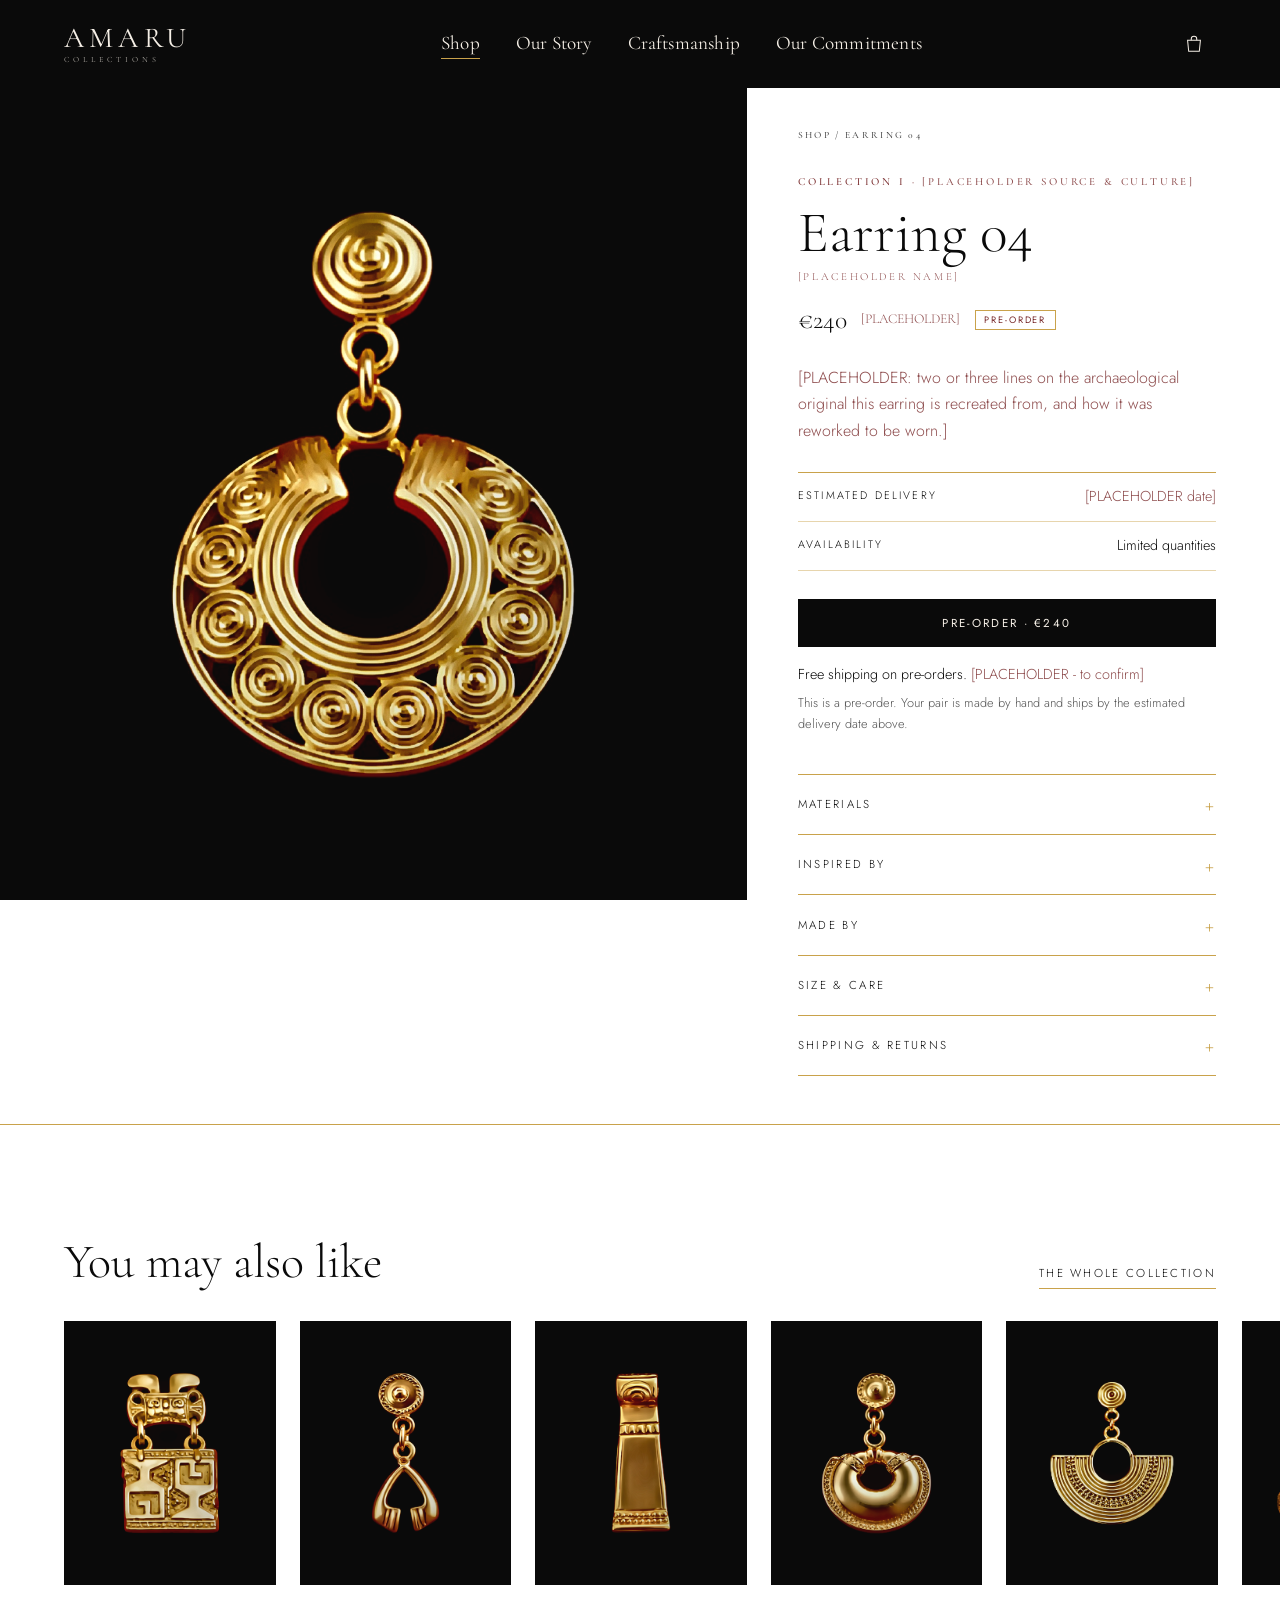
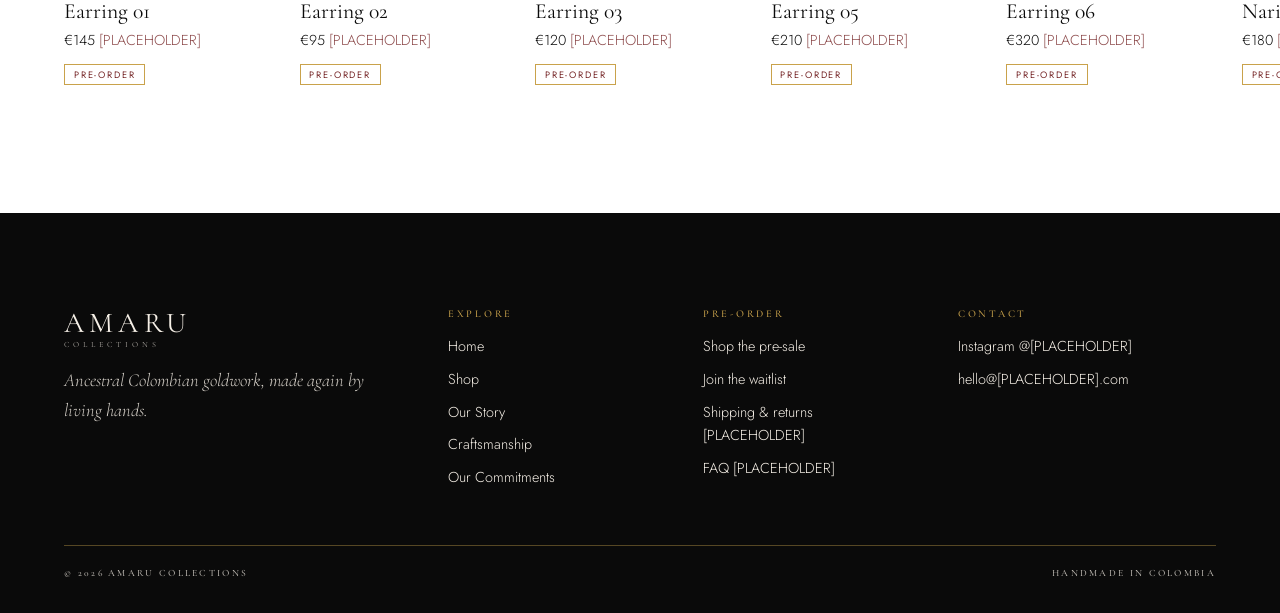
<file: site/shop/earring-04.html>
<!doctype html>
<html lang="en" class="no-js" data-base="../">
<head>
  <meta charset="utf-8">
  <meta name="viewport" content="width=device-width, initial-scale=1, viewport-fit=cover">
  <!-- Generated by scripts/build_product_pages.py — edit the script, not this file. -->
  <title>Earring 04 — Pre-order | Amaru Collections</title>
  <meta name="description" content="Earring 04: handmade gold earrings recreated from archaeological Colombian goldwork. Pre-order now from the first Amaru Collections pre-sale. Limited quantities.">
  <meta name="theme-color" content="#FFFFFF">

  <!-- [PLACEHOLDER] Replace https://your-domain.example with the live domain everywhere below. -->
  <link rel="canonical" href="https://your-domain.example/shop/earring-04.html">

  <!-- Open Graph (Instagram, WhatsApp, Facebook) -->
  <meta property="og:type" content="product">
  <meta property="og:site_name" content="Amaru Collections">
  <meta property="og:title" content="Earring 04 — Amaru Collections">
  <meta property="og:description" content="Recreated from archaeological Colombian goldwork and handmade by Colombian artisans. Pre-order now, limited quantities.">
  <meta property="og:url" content="https://your-domain.example/shop/earring-04.html">
  <meta property="og:image" content="https://your-domain.example/assets/products/earring-04/hero.jpg">
  <meta property="og:image:width" content="1080">
  <meta property="og:image:height" content="1350">
  <meta property="og:image:alt" content="A round gold earring: a spiral stud and an open disc of coiled spirals around a ribbed ring">
  <meta property="og:locale" content="en_GB">
  <meta property="product:price:amount" content="240"><!-- [PLACEHOLDER] -->
  <meta property="product:price:currency" content="EUR">
  <meta name="twitter:card" content="summary_large_image">

  <link rel="icon" href="../assets/favicon.svg" type="image/svg+xml">
  <link rel="apple-touch-icon" href="../assets/apple-touch-icon.png">

  <link rel="preconnect" href="https://fonts.googleapis.com">
  <link rel="preconnect" href="https://fonts.gstatic.com" crossorigin>
  <link href="https://fonts.googleapis.com/css2?family=Cormorant+Garamond:ital,wght@0,300;0,400;0,500;1,300;1,400&family=Jost:wght@300;400&display=swap" rel="stylesheet">
  <link rel="stylesheet" href="../css/styles.css">

  <script type="application/ld+json">
  {
    "@context": "https://schema.org",
    "@type": "Product",
    "name": "Earring 04",
    "description": "Handmade gold earrings recreated from archaeological Colombian goldwork.",
    "image": ["https://your-domain.example/assets/products/earring-04/hero.jpg"],
    "brand": { "@type": "Brand", "name": "Amaru Collections" },
    "offers": {
      "@type": "Offer",
      "url": "https://your-domain.example/shop/earring-04.html",
      "price": "240",
      "priceCurrency": "EUR",
      "availability": "https://schema.org/PreOrder"
    }
  }
  </script>
</head>
<body data-page="shop">
  <header id="site-header"></header>

  <main id="main">
    <article class="product">
      <!-- ================= GALLERY ================= -->
      <div class="gallery" data-gallery>
        <div class="gallery__track" tabindex="0" aria-label="Product images">
          <figure class="gallery__slide">
            <img src="../assets/products/earring-04/hero.jpg" alt="A round gold earring: a spiral stud and an open disc of coiled spirals around a ribbed ring" width="1080" height="1350" fetchpriority="high">
          </figure>
          <!-- [PLACEHOLDER] Add worn / detail photos on black here, with a matching thumbnail below. -->
        </div>
      </div>

      <!-- ================= INFO ================= -->
      <div class="product__info">
        <nav class="crumbs caption" aria-label="Breadcrumb">
          <a href="../shop.html">Shop</a> <span aria-hidden="true">/</span> <span aria-current="page">Earring 04</span>
        </nav>

        <p class="eyebrow product__eyebrow">Collection I · <span class="ph">[PLACEHOLDER source &amp; culture]</span></p>
        <h1 class="product__name">Earring 04 <span class="ph">[PLACEHOLDER name]</span></h1>
        <p class="product__price">€240 <span class="ph">[PLACEHOLDER]</span> <span class="tag">Pre-order</span></p>

        <p class="product__desc">
          <span class="ph">[PLACEHOLDER: two or three lines on the archaeological original this earring is recreated from, and how it was reworked to be worn.]</span>
        </p>

        <dl class="product__facts">
          <div><dt>Estimated delivery</dt><dd><span class="ph">[PLACEHOLDER date]</span></dd></div>
          <div><dt>Availability</dt><dd>Limited quantities</dd></div>
        </dl>

        <button class="btn btn--primary product__cta" type="button" data-add-to-cart="earring-04">Pre-order · €240</button>
        <p class="product__status" data-cart-status data-message="Added to your pre-order bag." role="status" hidden></p>
        <p class="product__ship">Free shipping on pre-orders. <span class="ph">[PLACEHOLDER - to confirm]</span></p>
        <p class="product__note">This is a pre-order. Your pair is made by hand and ships by the estimated delivery date above.</p>

        <!-- ================= DETAILS ================= -->
        <div class="details">
          <details>
            <summary>Materials</summary>
            <div class="details__body">
              <p><strong>Gold vermeil over sterling silver</strong> <span class="ph">[PLACEHOLDER: confirm metal, gold karat and thickness in microns]</span></p>
              <p>Vermeil is a thick layer of gold over a sterling silver base. It keeps its colour well with everyday wear but, like all gold over silver, it can soften over time with friction, perfume and water. If the silver beneath ever darkens, a soft dry cloth brings it back.</p>
              <p class="caption">Every material is listed openly. <span class="ph">[PLACEHOLDER: nickel-free / hypoallergenic, only if confirmed]</span></p>
            </div>
          </details>

          <details>
            <summary>Inspired by</summary>
            <div class="details__body">
              <div class="pairing">
                <figure class="pairing__item">
                  <div class="pairing__slot"><span class="caption">Image of the original<br><span class="ph">[PLACEHOLDER]</span></span></div>
                  <figcaption class="caption">Original · <span class="ph">[PLACEHOLDER object, culture, museum, collection number, date]</span></figcaption>
                </figure>
                <figure class="pairing__item">
                  <img src="../assets/products/earring-04/hero.jpg" alt="" width="1080" height="1350" loading="lazy">
                  <figcaption class="caption">Recreation · Amaru Collections</figcaption>
                </figure>
              </div>
              <p><span class="ph">[PLACEHOLDER: two or three lines on the civilisation and the original piece: where it was found, where it is held today, and what changed in turning it into an earring.]</span></p>
            </div>
          </details>

          <details>
            <summary>Made by</summary>
            <div class="details__body">
              <p>Made in <span class="ph">[PLACEHOLDER workshop name]</span>, <span class="ph">[PLACEHOLDER town]</span>, Colombia, by <span class="ph">[PLACEHOLDER artisan name]</span>.</p>
              <p>Technique: <span class="ph">[PLACEHOLDER: e.g. lost-wax casting, filigree, finished by hand]</span></p>
              <p><a class="text-link" href="../craftsmanship.html">About our techniques</a></p>
            </div>
          </details>

          <details>
            <summary>Size &amp; Care</summary>
            <div class="details__body">
              <dl class="spec">
                <div><dt>Total drop</dt><dd><span class="ph">[PLACEHOLDER mm]</span></dd></div>
                <div><dt>Pendant width</dt><dd><span class="ph">[PLACEHOLDER mm]</span></dd></div>
                <div><dt>Weight per earring</dt><dd><span class="ph">[PLACEHOLDER g]</span></dd></div>
                <div><dt>Fastening</dt><dd><span class="ph">[PLACEHOLDER: e.g. post and butterfly back]</span></dd></div>
              </dl>
              <p>Put them on after perfume and lotion, take them off to swim or shower, and store them on their own in the pouch they come in. Wipe with a soft dry cloth.</p>
            </div>
          </details>

          <details>
            <summary>Shipping &amp; Returns</summary>
            <div class="details__body">
              <p>Free shipping on pre-orders. <span class="ph">[PLACEHOLDER - to confirm]</span></p>
              <p>Estimated delivery <span class="ph">[PLACEHOLDER date]</span>, shipped from <span class="ph">[PLACEHOLDER country]</span> with tracking.</p>
              <p><span class="ph">[PLACEHOLDER returns policy. Note: EU customers buying online have a 14-day right of withdrawal.]</span></p>
            </div>
          </details>
        </div>
      </div>
    </article>

    <!-- ================= YOU MAY ALSO LIKE ================= -->
    <section class="related" aria-labelledby="related-title">
      <div class="related__head">
        <h2 id="related-title">You may also like</h2>
        <a class="text-link" href="../shop.html">The whole collection</a>
      </div>
      <div class="related__row" data-related="earring-04">
        <!-- Rendered from js/products.js -->
      </div>
    </section>
  </main>

  <footer id="site-footer"></footer>

  <script src="../js/config.js"></script>
  <script src="../js/products.js"></script>
  <script src="../js/layout.js"></script>
  <script src="../js/main.js"></script>
</body>
</html>
</file>
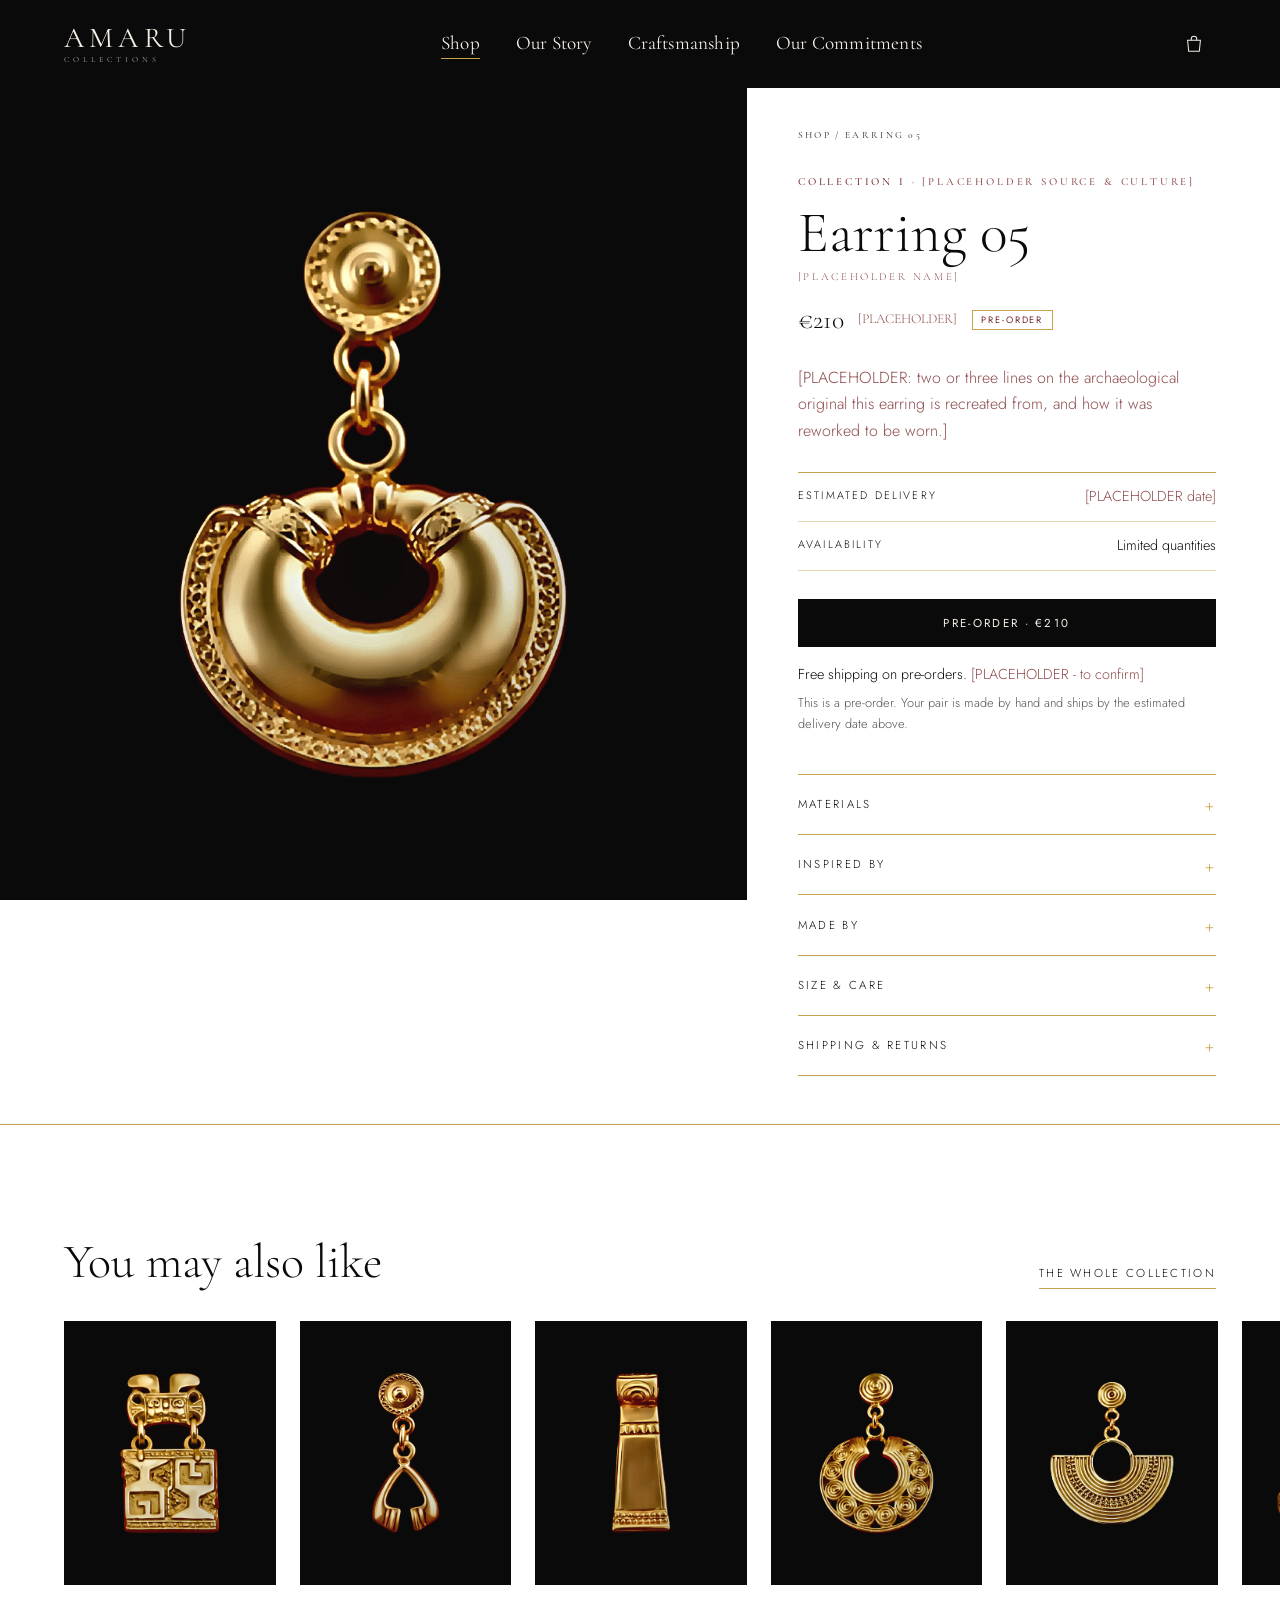
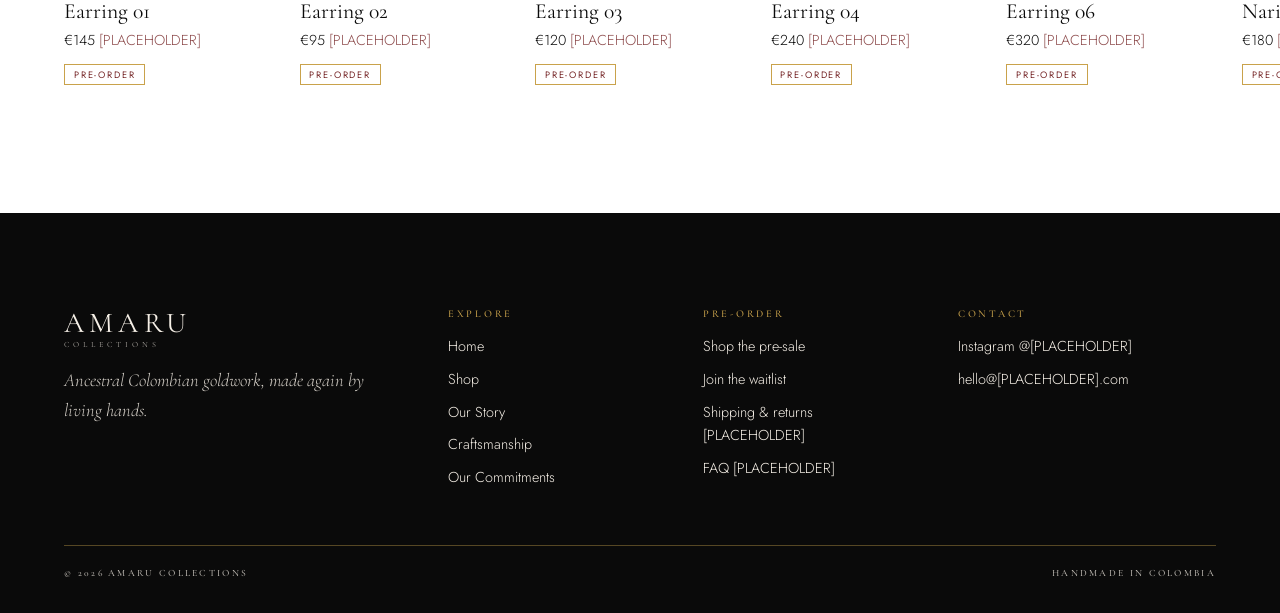
<file: site/shop/earring-05.html>
<!doctype html>
<html lang="en" class="no-js" data-base="../">
<head>
  <meta charset="utf-8">
  <meta name="viewport" content="width=device-width, initial-scale=1, viewport-fit=cover">
  <!-- Generated by scripts/build_product_pages.py — edit the script, not this file. -->
  <title>Earring 05 — Pre-order | Amaru Collections</title>
  <meta name="description" content="Earring 05: handmade gold earrings recreated from archaeological Colombian goldwork. Pre-order now from the first Amaru Collections pre-sale. Limited quantities.">
  <meta name="theme-color" content="#FFFFFF">

  <!-- [PLACEHOLDER] Replace https://your-domain.example with the live domain everywhere below. -->
  <link rel="canonical" href="https://your-domain.example/shop/earring-05.html">

  <!-- Open Graph (Instagram, WhatsApp, Facebook) -->
  <meta property="og:type" content="product">
  <meta property="og:site_name" content="Amaru Collections">
  <meta property="og:title" content="Earring 05 — Amaru Collections">
  <meta property="og:description" content="Recreated from archaeological Colombian goldwork and handmade by Colombian artisans. Pre-order now, limited quantities.">
  <meta property="og:url" content="https://your-domain.example/shop/earring-05.html">
  <meta property="og:image" content="https://your-domain.example/assets/products/earring-05/hero.jpg">
  <meta property="og:image:width" content="1080">
  <meta property="og:image:height" content="1350">
  <meta property="og:image:alt" content="A gold earring: a stud with a beaded border and a smooth crescent with a beaded rim">
  <meta property="og:locale" content="en_GB">
  <meta property="product:price:amount" content="210"><!-- [PLACEHOLDER] -->
  <meta property="product:price:currency" content="EUR">
  <meta name="twitter:card" content="summary_large_image">

  <link rel="icon" href="../assets/favicon.svg" type="image/svg+xml">
  <link rel="apple-touch-icon" href="../assets/apple-touch-icon.png">

  <link rel="preconnect" href="https://fonts.googleapis.com">
  <link rel="preconnect" href="https://fonts.gstatic.com" crossorigin>
  <link href="https://fonts.googleapis.com/css2?family=Cormorant+Garamond:ital,wght@0,300;0,400;0,500;1,300;1,400&family=Jost:wght@300;400&display=swap" rel="stylesheet">
  <link rel="stylesheet" href="../css/styles.css">

  <script type="application/ld+json">
  {
    "@context": "https://schema.org",
    "@type": "Product",
    "name": "Earring 05",
    "description": "Handmade gold earrings recreated from archaeological Colombian goldwork.",
    "image": ["https://your-domain.example/assets/products/earring-05/hero.jpg"],
    "brand": { "@type": "Brand", "name": "Amaru Collections" },
    "offers": {
      "@type": "Offer",
      "url": "https://your-domain.example/shop/earring-05.html",
      "price": "210",
      "priceCurrency": "EUR",
      "availability": "https://schema.org/PreOrder"
    }
  }
  </script>
</head>
<body data-page="shop">
  <header id="site-header"></header>

  <main id="main">
    <article class="product">
      <!-- ================= GALLERY ================= -->
      <div class="gallery" data-gallery>
        <div class="gallery__track" tabindex="0" aria-label="Product images">
          <figure class="gallery__slide">
            <img src="../assets/products/earring-05/hero.jpg" alt="A gold earring: a stud with a beaded border and a smooth crescent with a beaded rim" width="1080" height="1350" fetchpriority="high">
          </figure>
          <!-- [PLACEHOLDER] Add worn / detail photos on black here, with a matching thumbnail below. -->
        </div>
      </div>

      <!-- ================= INFO ================= -->
      <div class="product__info">
        <nav class="crumbs caption" aria-label="Breadcrumb">
          <a href="../shop.html">Shop</a> <span aria-hidden="true">/</span> <span aria-current="page">Earring 05</span>
        </nav>

        <p class="eyebrow product__eyebrow">Collection I · <span class="ph">[PLACEHOLDER source &amp; culture]</span></p>
        <h1 class="product__name">Earring 05 <span class="ph">[PLACEHOLDER name]</span></h1>
        <p class="product__price">€210 <span class="ph">[PLACEHOLDER]</span> <span class="tag">Pre-order</span></p>

        <p class="product__desc">
          <span class="ph">[PLACEHOLDER: two or three lines on the archaeological original this earring is recreated from, and how it was reworked to be worn.]</span>
        </p>

        <dl class="product__facts">
          <div><dt>Estimated delivery</dt><dd><span class="ph">[PLACEHOLDER date]</span></dd></div>
          <div><dt>Availability</dt><dd>Limited quantities</dd></div>
        </dl>

        <button class="btn btn--primary product__cta" type="button" data-add-to-cart="earring-05">Pre-order · €210</button>
        <p class="product__status" data-cart-status data-message="Added to your pre-order bag." role="status" hidden></p>
        <p class="product__ship">Free shipping on pre-orders. <span class="ph">[PLACEHOLDER - to confirm]</span></p>
        <p class="product__note">This is a pre-order. Your pair is made by hand and ships by the estimated delivery date above.</p>

        <!-- ================= DETAILS ================= -->
        <div class="details">
          <details>
            <summary>Materials</summary>
            <div class="details__body">
              <p><strong>Gold vermeil over sterling silver</strong> <span class="ph">[PLACEHOLDER: confirm metal, gold karat and thickness in microns]</span></p>
              <p>Vermeil is a thick layer of gold over a sterling silver base. It keeps its colour well with everyday wear but, like all gold over silver, it can soften over time with friction, perfume and water. If the silver beneath ever darkens, a soft dry cloth brings it back.</p>
              <p class="caption">Every material is listed openly. <span class="ph">[PLACEHOLDER: nickel-free / hypoallergenic, only if confirmed]</span></p>
            </div>
          </details>

          <details>
            <summary>Inspired by</summary>
            <div class="details__body">
              <div class="pairing">
                <figure class="pairing__item">
                  <div class="pairing__slot"><span class="caption">Image of the original<br><span class="ph">[PLACEHOLDER]</span></span></div>
                  <figcaption class="caption">Original · <span class="ph">[PLACEHOLDER object, culture, museum, collection number, date]</span></figcaption>
                </figure>
                <figure class="pairing__item">
                  <img src="../assets/products/earring-05/hero.jpg" alt="" width="1080" height="1350" loading="lazy">
                  <figcaption class="caption">Recreation · Amaru Collections</figcaption>
                </figure>
              </div>
              <p><span class="ph">[PLACEHOLDER: two or three lines on the civilisation and the original piece: where it was found, where it is held today, and what changed in turning it into an earring.]</span></p>
            </div>
          </details>

          <details>
            <summary>Made by</summary>
            <div class="details__body">
              <p>Made in <span class="ph">[PLACEHOLDER workshop name]</span>, <span class="ph">[PLACEHOLDER town]</span>, Colombia, by <span class="ph">[PLACEHOLDER artisan name]</span>.</p>
              <p>Technique: <span class="ph">[PLACEHOLDER: e.g. lost-wax casting, filigree, finished by hand]</span></p>
              <p><a class="text-link" href="../craftsmanship.html">About our techniques</a></p>
            </div>
          </details>

          <details>
            <summary>Size &amp; Care</summary>
            <div class="details__body">
              <dl class="spec">
                <div><dt>Total drop</dt><dd><span class="ph">[PLACEHOLDER mm]</span></dd></div>
                <div><dt>Pendant width</dt><dd><span class="ph">[PLACEHOLDER mm]</span></dd></div>
                <div><dt>Weight per earring</dt><dd><span class="ph">[PLACEHOLDER g]</span></dd></div>
                <div><dt>Fastening</dt><dd><span class="ph">[PLACEHOLDER: e.g. post and butterfly back]</span></dd></div>
              </dl>
              <p>Put them on after perfume and lotion, take them off to swim or shower, and store them on their own in the pouch they come in. Wipe with a soft dry cloth.</p>
            </div>
          </details>

          <details>
            <summary>Shipping &amp; Returns</summary>
            <div class="details__body">
              <p>Free shipping on pre-orders. <span class="ph">[PLACEHOLDER - to confirm]</span></p>
              <p>Estimated delivery <span class="ph">[PLACEHOLDER date]</span>, shipped from <span class="ph">[PLACEHOLDER country]</span> with tracking.</p>
              <p><span class="ph">[PLACEHOLDER returns policy. Note: EU customers buying online have a 14-day right of withdrawal.]</span></p>
            </div>
          </details>
        </div>
      </div>
    </article>

    <!-- ================= YOU MAY ALSO LIKE ================= -->
    <section class="related" aria-labelledby="related-title">
      <div class="related__head">
        <h2 id="related-title">You may also like</h2>
        <a class="text-link" href="../shop.html">The whole collection</a>
      </div>
      <div class="related__row" data-related="earring-05">
        <!-- Rendered from js/products.js -->
      </div>
    </section>
  </main>

  <footer id="site-footer"></footer>

  <script src="../js/config.js"></script>
  <script src="../js/products.js"></script>
  <script src="../js/layout.js"></script>
  <script src="../js/main.js"></script>
</body>
</html>
</file>
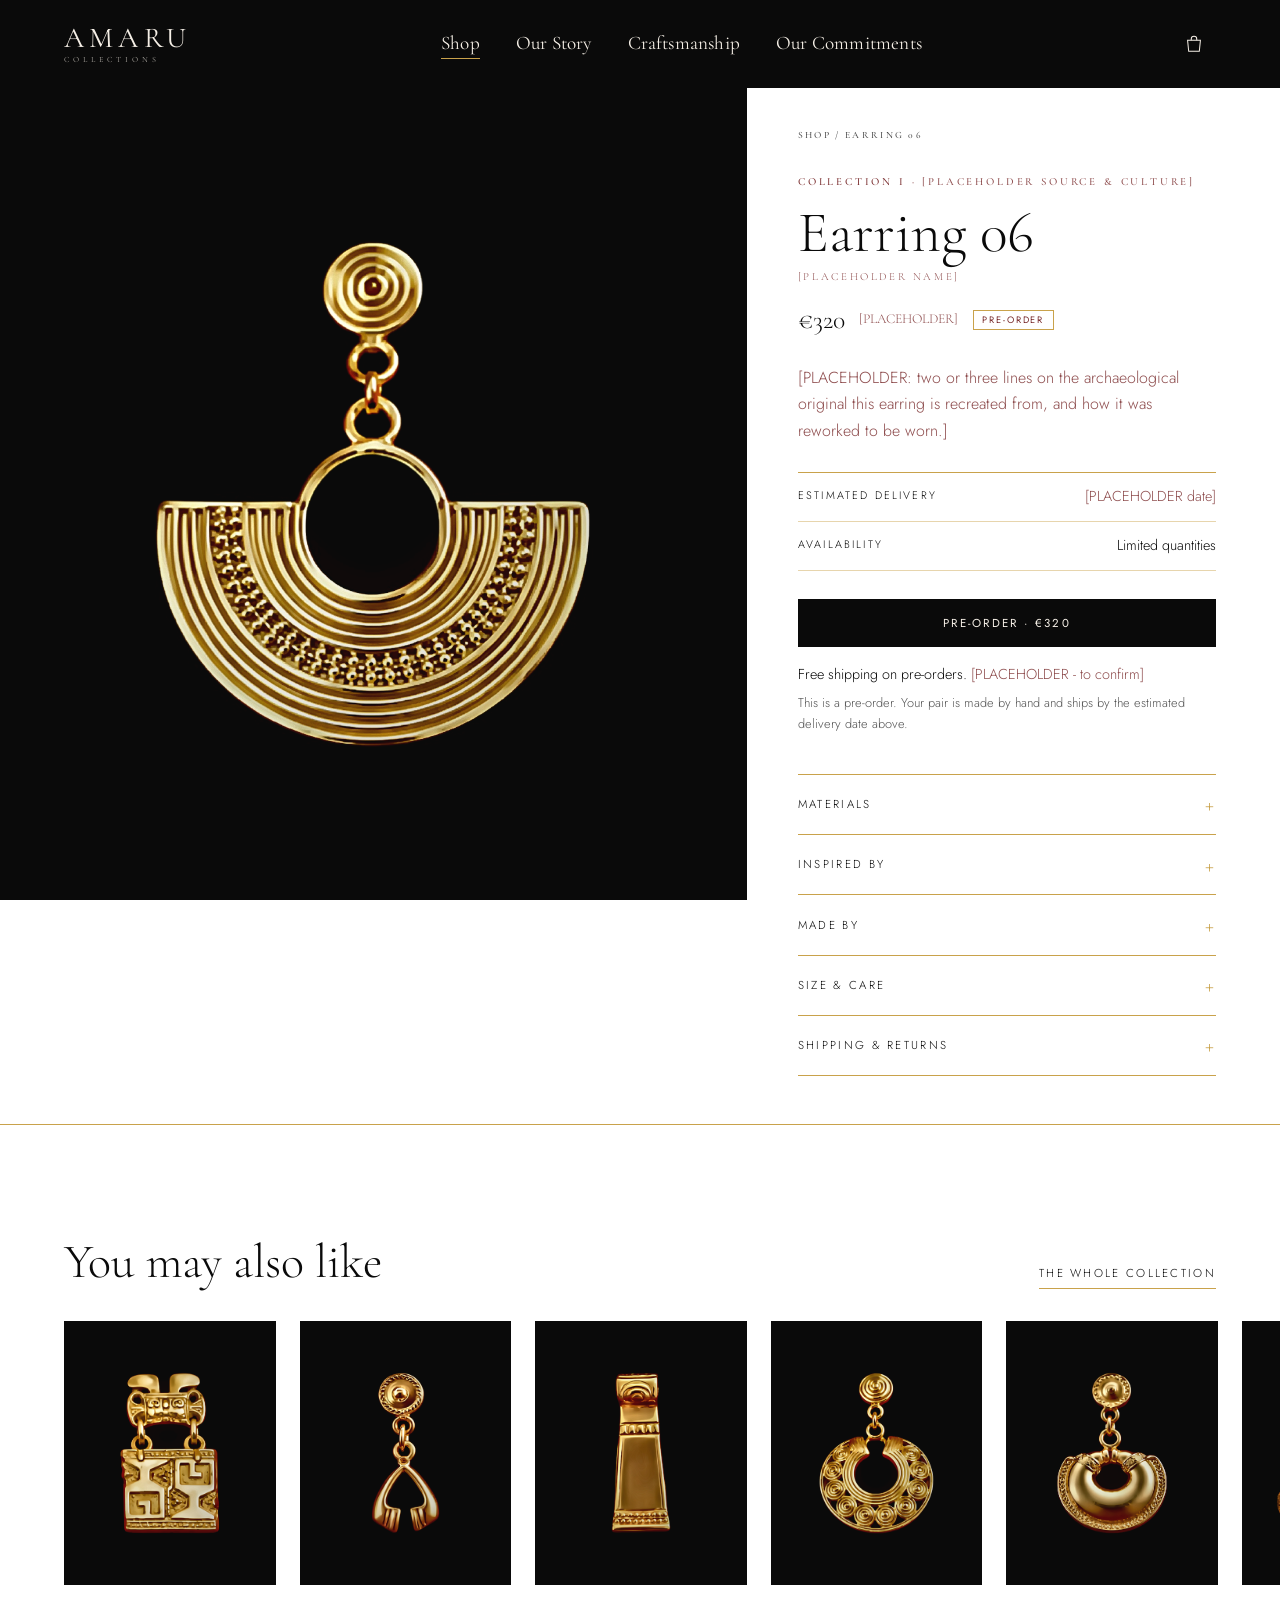
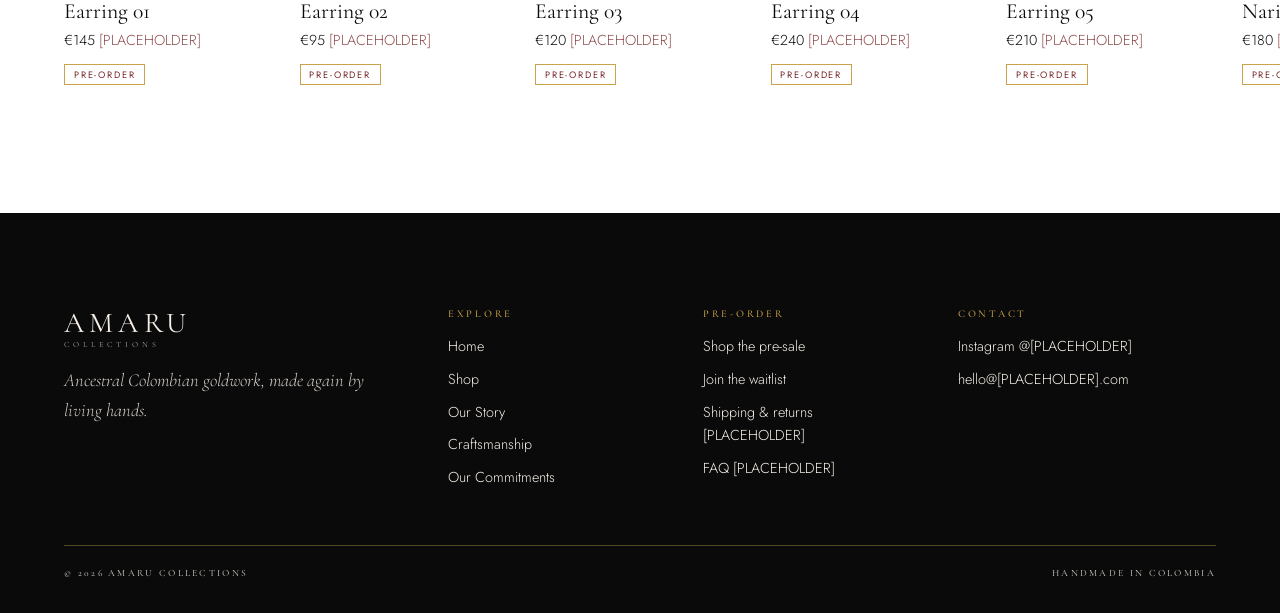
<file: site/shop/earring-06.html>
<!doctype html>
<html lang="en" class="no-js" data-base="../">
<head>
  <meta charset="utf-8">
  <meta name="viewport" content="width=device-width, initial-scale=1, viewport-fit=cover">
  <!-- Generated by scripts/build_product_pages.py — edit the script, not this file. -->
  <title>Earring 06 — Pre-order | Amaru Collections</title>
  <meta name="description" content="Earring 06: handmade gold earrings recreated from archaeological Colombian goldwork. Pre-order now from the first Amaru Collections pre-sale. Limited quantities.">
  <meta name="theme-color" content="#FFFFFF">

  <!-- [PLACEHOLDER] Replace https://your-domain.example with the live domain everywhere below. -->
  <link rel="canonical" href="https://your-domain.example/shop/earring-06.html">

  <!-- Open Graph (Instagram, WhatsApp, Facebook) -->
  <meta property="og:type" content="product">
  <meta property="og:site_name" content="Amaru Collections">
  <meta property="og:title" content="Earring 06 — Amaru Collections">
  <meta property="og:description" content="Recreated from archaeological Colombian goldwork and handmade by Colombian artisans. Pre-order now, limited quantities.">
  <meta property="og:url" content="https://your-domain.example/shop/earring-06.html">
  <meta property="og:image" content="https://your-domain.example/assets/products/earring-06/hero.jpg">
  <meta property="og:image:width" content="1080">
  <meta property="og:image:height" content="1350">
  <meta property="og:image:alt" content="A gold half-moon earring: a spiral stud and a fan of concentric lines with a beaded band">
  <meta property="og:locale" content="en_GB">
  <meta property="product:price:amount" content="320"><!-- [PLACEHOLDER] -->
  <meta property="product:price:currency" content="EUR">
  <meta name="twitter:card" content="summary_large_image">

  <link rel="icon" href="../assets/favicon.svg" type="image/svg+xml">
  <link rel="apple-touch-icon" href="../assets/apple-touch-icon.png">

  <link rel="preconnect" href="https://fonts.googleapis.com">
  <link rel="preconnect" href="https://fonts.gstatic.com" crossorigin>
  <link href="https://fonts.googleapis.com/css2?family=Cormorant+Garamond:ital,wght@0,300;0,400;0,500;1,300;1,400&family=Jost:wght@300;400&display=swap" rel="stylesheet">
  <link rel="stylesheet" href="../css/styles.css">

  <script type="application/ld+json">
  {
    "@context": "https://schema.org",
    "@type": "Product",
    "name": "Earring 06",
    "description": "Handmade gold earrings recreated from archaeological Colombian goldwork.",
    "image": ["https://your-domain.example/assets/products/earring-06/hero.jpg"],
    "brand": { "@type": "Brand", "name": "Amaru Collections" },
    "offers": {
      "@type": "Offer",
      "url": "https://your-domain.example/shop/earring-06.html",
      "price": "320",
      "priceCurrency": "EUR",
      "availability": "https://schema.org/PreOrder"
    }
  }
  </script>
</head>
<body data-page="shop">
  <header id="site-header"></header>

  <main id="main">
    <article class="product">
      <!-- ================= GALLERY ================= -->
      <div class="gallery" data-gallery>
        <div class="gallery__track" tabindex="0" aria-label="Product images">
          <figure class="gallery__slide">
            <img src="../assets/products/earring-06/hero.jpg" alt="A gold half-moon earring: a spiral stud and a fan of concentric lines with a beaded band" width="1080" height="1350" fetchpriority="high">
          </figure>
          <!-- [PLACEHOLDER] Add worn / detail photos on black here, with a matching thumbnail below. -->
        </div>
      </div>

      <!-- ================= INFO ================= -->
      <div class="product__info">
        <nav class="crumbs caption" aria-label="Breadcrumb">
          <a href="../shop.html">Shop</a> <span aria-hidden="true">/</span> <span aria-current="page">Earring 06</span>
        </nav>

        <p class="eyebrow product__eyebrow">Collection I · <span class="ph">[PLACEHOLDER source &amp; culture]</span></p>
        <h1 class="product__name">Earring 06 <span class="ph">[PLACEHOLDER name]</span></h1>
        <p class="product__price">€320 <span class="ph">[PLACEHOLDER]</span> <span class="tag">Pre-order</span></p>

        <p class="product__desc">
          <span class="ph">[PLACEHOLDER: two or three lines on the archaeological original this earring is recreated from, and how it was reworked to be worn.]</span>
        </p>

        <dl class="product__facts">
          <div><dt>Estimated delivery</dt><dd><span class="ph">[PLACEHOLDER date]</span></dd></div>
          <div><dt>Availability</dt><dd>Limited quantities</dd></div>
        </dl>

        <button class="btn btn--primary product__cta" type="button" data-add-to-cart="earring-06">Pre-order · €320</button>
        <p class="product__status" data-cart-status data-message="Added to your pre-order bag." role="status" hidden></p>
        <p class="product__ship">Free shipping on pre-orders. <span class="ph">[PLACEHOLDER - to confirm]</span></p>
        <p class="product__note">This is a pre-order. Your pair is made by hand and ships by the estimated delivery date above.</p>

        <!-- ================= DETAILS ================= -->
        <div class="details">
          <details>
            <summary>Materials</summary>
            <div class="details__body">
              <p><strong>Gold vermeil over sterling silver</strong> <span class="ph">[PLACEHOLDER: confirm metal, gold karat and thickness in microns]</span></p>
              <p>Vermeil is a thick layer of gold over a sterling silver base. It keeps its colour well with everyday wear but, like all gold over silver, it can soften over time with friction, perfume and water. If the silver beneath ever darkens, a soft dry cloth brings it back.</p>
              <p class="caption">Every material is listed openly. <span class="ph">[PLACEHOLDER: nickel-free / hypoallergenic, only if confirmed]</span></p>
            </div>
          </details>

          <details>
            <summary>Inspired by</summary>
            <div class="details__body">
              <div class="pairing">
                <figure class="pairing__item">
                  <div class="pairing__slot"><span class="caption">Image of the original<br><span class="ph">[PLACEHOLDER]</span></span></div>
                  <figcaption class="caption">Original · <span class="ph">[PLACEHOLDER object, culture, museum, collection number, date]</span></figcaption>
                </figure>
                <figure class="pairing__item">
                  <img src="../assets/products/earring-06/hero.jpg" alt="" width="1080" height="1350" loading="lazy">
                  <figcaption class="caption">Recreation · Amaru Collections</figcaption>
                </figure>
              </div>
              <p><span class="ph">[PLACEHOLDER: two or three lines on the civilisation and the original piece: where it was found, where it is held today, and what changed in turning it into an earring.]</span></p>
            </div>
          </details>

          <details>
            <summary>Made by</summary>
            <div class="details__body">
              <p>Made in <span class="ph">[PLACEHOLDER workshop name]</span>, <span class="ph">[PLACEHOLDER town]</span>, Colombia, by <span class="ph">[PLACEHOLDER artisan name]</span>.</p>
              <p>Technique: <span class="ph">[PLACEHOLDER: e.g. lost-wax casting, filigree, finished by hand]</span></p>
              <p><a class="text-link" href="../craftsmanship.html">About our techniques</a></p>
            </div>
          </details>

          <details>
            <summary>Size &amp; Care</summary>
            <div class="details__body">
              <dl class="spec">
                <div><dt>Total drop</dt><dd><span class="ph">[PLACEHOLDER mm]</span></dd></div>
                <div><dt>Pendant width</dt><dd><span class="ph">[PLACEHOLDER mm]</span></dd></div>
                <div><dt>Weight per earring</dt><dd><span class="ph">[PLACEHOLDER g]</span></dd></div>
                <div><dt>Fastening</dt><dd><span class="ph">[PLACEHOLDER: e.g. post and butterfly back]</span></dd></div>
              </dl>
              <p>Put them on after perfume and lotion, take them off to swim or shower, and store them on their own in the pouch they come in. Wipe with a soft dry cloth.</p>
            </div>
          </details>

          <details>
            <summary>Shipping &amp; Returns</summary>
            <div class="details__body">
              <p>Free shipping on pre-orders. <span class="ph">[PLACEHOLDER - to confirm]</span></p>
              <p>Estimated delivery <span class="ph">[PLACEHOLDER date]</span>, shipped from <span class="ph">[PLACEHOLDER country]</span> with tracking.</p>
              <p><span class="ph">[PLACEHOLDER returns policy. Note: EU customers buying online have a 14-day right of withdrawal.]</span></p>
            </div>
          </details>
        </div>
      </div>
    </article>

    <!-- ================= YOU MAY ALSO LIKE ================= -->
    <section class="related" aria-labelledby="related-title">
      <div class="related__head">
        <h2 id="related-title">You may also like</h2>
        <a class="text-link" href="../shop.html">The whole collection</a>
      </div>
      <div class="related__row" data-related="earring-06">
        <!-- Rendered from js/products.js -->
      </div>
    </section>
  </main>

  <footer id="site-footer"></footer>

  <script src="../js/config.js"></script>
  <script src="../js/products.js"></script>
  <script src="../js/layout.js"></script>
  <script src="../js/main.js"></script>
</body>
</html>
</file>
<file: site/css/styles.css>
/* ==========================================================================
   Amaru Collections — shared styles
   Museum catalogue: objects on flat colour, lots of air.
   No gradients, no shadows, no textures. Mobile-first.
   ========================================================================== */

:root {
  --white: #ffffff;   /* primary background */
  --black: #0a0a0a;   /* contrast sections, body text */
  --oxblood: #7a2d2e; /* secondary buttons, hover, small accents */
  --gold: #c9a24b;    /* thin lines, button borders, small details — never large fills */
  --ivory: #f5efe6;   /* text on dark, occasional light section */

  --serif: "Cormorant Garamond", "Playfair Display", Georgia, serif;
  --sans: "Jost", "Inter", system-ui, -apple-system, sans-serif;

  --gutter: clamp(1.25rem, 5vw, 4.5rem);
  --nav-h: 64px;
  --ease: cubic-bezier(0.22, 0.61, 0.36, 1);
}

*,
*::before,
*::after {
  box-sizing: border-box;
}

html {
  -webkit-text-size-adjust: 100%;
  scroll-behavior: smooth;
}

body {
  margin: 0;
  background: var(--white);
  color: var(--black);
  font-family: var(--sans);
  font-weight: 300;
  font-size: 1rem;
  line-height: 1.65;
  -webkit-font-smoothing: antialiased;
}

/* Objects may overlap section edges, but never cause sideways scroll. */
main {
  overflow-x: clip;
}

img {
  display: block;
  max-width: 100%;
  height: auto;
}

a {
  color: inherit;
}

h1,
h2,
h3 {
  font-family: var(--serif);
  font-weight: 400;
  line-height: 1.05;
  margin: 0;
}

p {
  margin: 0;
}

.skip-link {
  position: absolute;
  left: 1rem;
  top: -3rem;
  z-index: 100;
  background: var(--black);
  color: var(--ivory);
  padding: 0.5rem 1rem;
}
.skip-link:focus {
  top: 1rem;
}

:focus-visible {
  outline: 1px solid var(--oxblood);
  outline-offset: 4px;
}
.on-dark :focus-visible {
  outline-color: var(--gold);
}

/* Placeholder copy: easy to spot while reviewing, easy to remove later. */
.ph {
  color: var(--oxblood);
  opacity: 0.85;
}
.on-dark .ph {
  color: var(--gold);
}

/* --------------------------------------------------------------------------
   Type helpers
   -------------------------------------------------------------------------- */

.eyebrow,
.caption {
  font-family: var(--serif);
  text-transform: uppercase;
  letter-spacing: 0.26em;
  font-size: 0.68rem;
  line-height: 1.5;
  font-weight: 500;
}

.caption {
  font-size: 0.6rem;
  letter-spacing: 0.24em;
  opacity: 0.75;
}

.rule {
  display: inline-block;
  width: 40px;
  height: 1px;
  background: var(--gold);
  vertical-align: middle;
}

/* --------------------------------------------------------------------------
   Buttons
   -------------------------------------------------------------------------- */

.btn {
  display: inline-flex;
  align-items: center;
  justify-content: center;
  min-height: 48px;
  padding: 0.85rem 1.75rem;
  font-family: var(--sans);
  font-size: 0.72rem;
  font-weight: 400;
  letter-spacing: 0.2em;
  text-transform: uppercase;
  text-decoration: none;
  border: 1px solid var(--gold);
  background: transparent;
  color: var(--black);
  cursor: pointer;
  transition: background-color 0.35s var(--ease), color 0.35s var(--ease),
    border-color 0.35s var(--ease);
}

.btn--primary {
  background: var(--black);
  border-color: var(--black);
  color: var(--ivory);
}
.btn--primary:hover {
  background: var(--oxblood);
  border-color: var(--oxblood);
}

.btn--secondary {
  color: var(--oxblood);
}
.btn--secondary:hover {
  background: var(--oxblood);
  border-color: var(--oxblood);
  color: var(--ivory);
}

.btn[disabled] {
  opacity: 0.6;
  cursor: wait;
}

.text-link {
  font-size: 0.72rem;
  letter-spacing: 0.2em;
  text-transform: uppercase;
  text-decoration: none;
  border-bottom: 1px solid var(--gold);
  padding-bottom: 0.3rem;
  transition: color 0.3s var(--ease), border-color 0.3s var(--ease);
}
.text-link:hover {
  color: var(--oxblood);
  border-color: var(--oxblood);
}

/* --------------------------------------------------------------------------
   Navigation — transparent over the hero, solid black once scrolled
   -------------------------------------------------------------------------- */

.site-nav {
  position: fixed;
  inset: 0 0 auto 0;
  z-index: 50;
  height: var(--nav-h);
  display: flex;
  align-items: center;
  justify-content: space-between;
  padding: 0 var(--gutter);
  background: transparent;
  color: var(--ivory); /* every page starts on black: the hero, or the solid bar */
  transition: background-color 0.4s var(--ease);
}

/* Pages without a hero start solid. */
body:not(.has-hero) .site-nav,
.site-nav.is-solid,
.site-nav.is-open {
  background: var(--black);
}

.wordmark {
  font-family: var(--serif);
  font-size: 1.45rem;
  font-weight: 400;
  letter-spacing: 0.18em;
  text-transform: uppercase;
  text-decoration: none;
  line-height: 1;
  display: inline-flex;
  flex-direction: column;
  gap: 0.2rem;
}
.wordmark small {
  font-size: 0.5rem;
  letter-spacing: 0.5em;
  opacity: 0.7;
}

.nav-links {
  display: none;
  list-style: none;
  margin: 0;
  padding: 0;
  gap: 2.25rem;
}
.nav-links a {
  font-family: var(--serif);
  font-size: 1.2rem;
  font-weight: 400;
  letter-spacing: 0.01em;
  line-height: 1.2;
  text-decoration: none;
  padding: 0.2rem 0;
  border-bottom: 1px solid transparent;
  transition: border-color 0.3s var(--ease), color 0.3s var(--ease);
}
.nav-links a:hover,
.nav-links a[aria-current="page"] {
  border-bottom-color: var(--gold);
}

.nav-actions {
  display: flex;
  align-items: center;
  gap: 0.25rem;
}

.icon-btn {
  position: relative;
  display: inline-flex;
  align-items: center;
  justify-content: center;
  width: 44px;
  height: 44px;
  background: none;
  border: 0;
  padding: 0;
  color: inherit;
  cursor: pointer;
  transition: color 0.3s var(--ease);
}
.icon-btn:hover {
  color: var(--gold);
}
.icon-btn svg {
  width: 22px;
  height: 22px;
}

.cart-count {
  position: absolute;
  top: 6px;
  right: 4px;
  min-width: 16px;
  height: 16px;
  padding: 0 4px;
  border-radius: 8px;
  background: var(--oxblood);
  color: var(--ivory);
  font-size: 0.6rem;
  line-height: 16px;
  text-align: center;
}
.cart-count[hidden] {
  display: none;
}

.menu-toggle .bars {
  display: grid;
  gap: 7px;
  width: 22px;
}
.menu-toggle .bar {
  height: 1px;
  background: currentColor;
  transition: transform 0.35s var(--ease);
}
.site-nav.is-open .menu-toggle .bar:first-child {
  transform: translateY(4px) rotate(45deg);
}
.site-nav.is-open .menu-toggle .bar:last-child {
  transform: translateY(-4px) rotate(-45deg);
}

.mobile-menu {
  position: fixed;
  inset: 0;
  z-index: 40;
  padding: calc(var(--nav-h) + 3rem) var(--gutter) 2rem;
  background: var(--black);
  color: var(--ivory);
  display: flex;
  flex-direction: column;
  justify-content: space-between;
  opacity: 0;
  visibility: hidden;
  transition: opacity 0.35s var(--ease), visibility 0.35s;
}
.mobile-menu.is-open {
  opacity: 1;
  visibility: visible;
}
.mobile-menu ul {
  list-style: none;
  margin: 0;
  padding: 0;
}
.mobile-menu li + li {
  border-top: 1px solid rgba(201, 162, 75, 0.35);
}
.mobile-menu a {
  display: block;
  padding: 1rem 0;
  font-family: var(--serif);
  font-size: 2rem;
  text-decoration: none;
}
.mobile-menu a:hover {
  color: var(--gold);
}
.mobile-menu .caption {
  color: var(--gold);
}
body.menu-open {
  overflow: hidden;
}

/* Full menu on desktop; narrower screens use the menu button. */
@media (min-width: 960px) {
  :root {
    --nav-h: 88px;
  }
  .wordmark {
    font-size: 1.8rem;
  }
  .nav-links {
    display: flex;
  }
  .menu-toggle,
  .mobile-menu {
    display: none;
  }
}

/* --------------------------------------------------------------------------
   Hero: full-screen black banner with the headline and the waitlist
   Phone: copy and form, then the collection photo.
   Desktop: copy and form left, collection photo right.
   -------------------------------------------------------------------------- */

.hero {
  min-height: 100svh;
  background: var(--black);
  color: var(--ivory);
  padding: calc(var(--nav-h) + 2.5rem) var(--gutter) 3rem;
  display: grid;
  gap: 3rem;
  align-content: center;
  justify-items: center;
  text-align: center;
}
.hero__copy {
  width: 100%;
  max-width: 64rem;
  display: flex;
  flex-direction: column;
  align-items: center;
}
.hero__eyebrow {
  display: flex;
  align-items: center;
  gap: 1rem;
  color: var(--gold);
}
.hero h1 {
  font-size: clamp(3.4rem, min(14vw, 16svh), 9.5rem);
  font-weight: 300;
  letter-spacing: -0.01em;
  line-height: 0.95;
  margin: 0 0 1.5rem;
}
.hero h1 em {
  font-style: italic;
  color: var(--gold);
}
.hero__sub {
  font-size: 1.02rem;
  max-width: 30rem;
  opacity: 0.9;
}
.hero__signup {
  width: 100%;
  margin-top: 2.5rem;
  padding-top: 2rem;
  border-top: 1px solid rgba(201, 162, 75, 0.5);
  max-width: 38rem;
}
.hero__signup .field label,
.hero__signup .field input {
  text-align: center;
}
/* Large, full-width "Join the waitlist" button */
.hero__signup .form .btn {
  width: 100%;
  min-height: 64px;
  font-size: 0.9rem;
  letter-spacing: 0.24em;
}
.hero__signup-intro {
  font-family: var(--serif);
  font-style: italic;
  font-size: 1.35rem;
  line-height: 1.3;
  margin-bottom: 1.5rem;
}
.hero__shop {
  display: inline-block;
  margin-top: 2rem;
}
.hero__plate {
  margin: 0;
  width: 100%;
  max-width: 44rem;
}
.hero__plate img {
  width: 100%;
}
/* The photos are shot on pure black; "lighten" lets them melt into the page black. */
.hero__plate img,
.piece__img,
.gallery__slide img {
  mix-blend-mode: lighten;
}

@media (min-width: 720px) {
  /* Name and email side by side, the large button underneath */
  .hero__signup .form--inline {
    grid-template-columns: 1fr 1fr;
  }
  .hero__signup .form--inline .btn {
    grid-column: 1 / -1;
    width: 100%;
  }
}

/* --------------------------------------------------------------------------
   Pre-sale banner
   -------------------------------------------------------------------------- */

.presale-banner {
  background: var(--ivory);
  color: var(--black);
  padding: 1.1rem var(--gutter);
  display: flex;
  flex-wrap: wrap;
  align-items: center;
  justify-content: space-between;
  gap: 0.5rem 2rem;
  font-size: 0.9rem;
}
.presale-banner.on-dark {
  background: var(--black);
  color: var(--ivory);
}
.presale-banner strong {
  font-weight: 400;
}
.presale-banner .dot {
  display: inline-block;
  width: 6px;
  height: 6px;
  border-radius: 50%;
  background: var(--oxblood);
  margin-right: 0.75rem;
  vertical-align: middle;
}
.presale-banner.on-dark .dot {
  background: var(--gold);
}
.presale-banner.on-dark .text-link:hover {
  color: var(--gold);
  border-color: var(--gold);
}

/* --------------------------------------------------------------------------
   Sections
   -------------------------------------------------------------------------- */

.section {
  position: relative;
  padding: clamp(4.5rem, 12vw, 9rem) var(--gutter);
}

/* --------------------------------------------------------------------------
   Why Amaru
   -------------------------------------------------------------------------- */

.why__head {
  max-width: 36rem;
}
.why__head .eyebrow {
  color: var(--oxblood);
}
.why__quote {
  margin: 1.5rem 0 0;
  font-family: var(--serif);
  font-style: italic;
  font-weight: 300;
  font-size: clamp(1.7rem, 5vw, 2.6rem);
  line-height: 1.2;
}
.why__quote + .caption {
  margin-top: 1.25rem;
}

.why__list {
  list-style: none;
  margin: clamp(3rem, 8vw, 5.5rem) 0 0;
  padding: 0;
  display: grid;
  gap: 2.5rem;
}
.why__item {
  border-top: 1px solid var(--gold);
  padding-top: 1.5rem;
}
.why__num {
  font-family: var(--serif);
  font-size: 0.9rem;
  color: var(--oxblood);
}
.why__item h3 {
  font-size: 1.75rem;
  margin: 0.6rem 0 0.75rem;
}
.why__item p {
  max-width: 26rem;
  font-size: 0.95rem;
}

@media (min-width: 900px) {
  .why__list {
    grid-template-columns: repeat(3, 1fr);
    gap: 3.5rem;
    max-width: 72rem;
  }
}

/* --------------------------------------------------------------------------
   Forms (waitlist)
   -------------------------------------------------------------------------- */

.form {
  display: grid;
  gap: 1.25rem;
}
.field {
  display: grid;
  gap: 0.4rem;
}
.field label {
  font-size: 0.68rem;
  letter-spacing: 0.2em;
  text-transform: uppercase;
}
.field label span {
  text-transform: none;
  letter-spacing: 0.02em;
  opacity: 0.6;
}
.field input {
  font: inherit;
  font-size: 1rem; /* ≥16px stops iOS zooming on focus */
  color: inherit;
  background: transparent;
  border: 0;
  border-bottom: 1px solid var(--gold);
  border-radius: 0;
  padding: 0.6rem 0;
  transition: border-color 0.3s var(--ease);
}
.field input::placeholder {
  color: inherit;
  opacity: 0.4;
}
.field input:focus {
  outline: none;
  border-bottom-color: var(--oxblood);
}
.on-dark .field input:focus {
  border-bottom-color: var(--ivory);
}
.field input[aria-invalid="true"] {
  border-bottom-color: var(--oxblood);
}
.on-dark .field input[aria-invalid="true"] {
  border-bottom-color: var(--gold);
}
.form__error {
  color: var(--oxblood);
  font-size: 0.9rem;
}
.on-dark .form__error {
  color: var(--gold);
}
.form__error:empty {
  display: none;
}
.form__note {
  font-size: 0.8rem;
  opacity: 0.7;
}
.form .btn {
  width: 100%;
  white-space: nowrap;
}

/* Buttons on black */
.on-dark .btn--primary {
  background: var(--ivory);
  border-color: var(--ivory);
  color: var(--black);
}
.on-dark .btn--primary:hover {
  background: var(--oxblood);
  border-color: var(--oxblood);
  color: var(--ivory);
}
.on-dark .text-link:hover {
  color: var(--gold);
  border-color: var(--gold);
}

/* Honeypot field: hidden from people, visible to bots. */
.hp {
  position: absolute;
  left: -9999px;
}

.confirmation {
  border-top: 1px solid var(--gold);
  padding-top: 1.5rem;
}
.confirmation:focus {
  outline: none;
}
.confirmation .eyebrow {
  color: var(--oxblood);
}
.on-dark .confirmation .eyebrow {
  color: var(--gold);
}
.confirmation h3 {
  font-size: 2.2rem;
  font-weight: 300;
  font-style: italic;
  margin: 0.75rem 0;
}

@media (min-width: 720px) {
  /* Name, email and button on one line. */
  .form--inline {
    grid-template-columns: 1fr 1.4fr auto;
    align-items: end;
    gap: 1.25rem 1.5rem;
  }
  .form--inline .form__error,
  .form--inline .form__note {
    grid-column: 1 / -1;
  }
  .form .btn {
    width: auto;
  }
}

/* --------------------------------------------------------------------------
   Product cards (collection grid, "You may also like")
   -------------------------------------------------------------------------- */

.piece {
  display: block;
  text-decoration: none;
}
.piece__tile {
  aspect-ratio: 4 / 5;
  background: var(--black);
  overflow: hidden;
}
.piece__img {
  width: 100%;
  height: 100%;
  object-fit: cover;
  transition: transform 0.6s var(--ease);
}
a.piece:hover .piece__img {
  transform: scale(1.03);
}
.piece__meta {
  padding-top: 0.9rem;
}
.piece__name {
  font-size: 1.35rem;
  transition: color 0.3s var(--ease);
}
a.piece:hover .piece__name {
  color: var(--oxblood);
}
.piece__meta .caption {
  margin-top: 0.25rem;
}
.piece__row {
  margin-top: 0.4rem;
  display: flex;
  flex-wrap: wrap;
  justify-content: space-between;
  align-items: center;
  gap: 0.75rem;
  font-size: 0.9rem;
}

.tag {
  display: inline-block;
  font-family: var(--sans);
  font-size: 0.58rem;
  font-weight: 400;
  letter-spacing: 0.2em;
  text-transform: uppercase;
  color: var(--oxblood);
  border: 1px solid var(--gold);
  padding: 0.3rem 0.55rem 0.25rem;
  line-height: 1;
  white-space: nowrap;
  vertical-align: middle;
}

/* --------------------------------------------------------------------------
   Shop: collection page
   -------------------------------------------------------------------------- */

.shop-head {
  padding: calc(var(--nav-h) + clamp(2.5rem, 7vw, 5rem)) var(--gutter) clamp(2.5rem, 6vw, 4rem);
  display: grid;
  gap: 2.5rem;
}
.shop-head__copy .eyebrow {
  color: var(--oxblood);
}
.shop-head h1 {
  font-size: clamp(3rem, 12vw, 6rem);
  font-weight: 300;
  margin: 1rem 0 1.25rem;
}
.shop-head__copy > p:not(.eyebrow):not(.caption) {
  max-width: 30rem;
}
.shop-head__copy .caption {
  margin-top: 1.5rem;
  max-width: 30rem;
}
.shop-head__plate {
  margin: 0;
}

.shop-grid {
  padding: 0 var(--gutter) clamp(4.5rem, 10vw, 8rem);
}
.collection-grid {
  display: grid;
  grid-template-columns: repeat(2, minmax(0, 1fr));
  gap: 2.5rem 1rem;
}

@media (min-width: 900px) {
  .shop-head {
    grid-template-columns: 5fr 6fr;
    align-items: end;
    gap: 6vw;
  }
  .collection-grid {
    grid-template-columns: repeat(3, minmax(0, 1fr));
    gap: 4.5rem 2.5rem;
    max-width: 80rem;
  }
  /* Catalogue rhythm: the middle column sits a little lower. */
  .collection-grid > :nth-child(3n + 2) {
    margin-top: 4rem;
  }
}

/* --------------------------------------------------------------------------
   Product page
   Phone: swipeable gallery, then details.
   Desktop: one large image with thumbnails on the left, details on the right.
   -------------------------------------------------------------------------- */

.product {
  padding-top: var(--nav-h);
}

.gallery {
  position: relative;
}
.gallery__track {
  display: flex;
  overflow-x: auto;
  scroll-snap-type: x mandatory;
  scrollbar-width: none;
}
.gallery__track::-webkit-scrollbar {
  display: none;
}
.gallery__slide {
  flex: 0 0 100%;
  margin: 0;
  scroll-snap-align: start;
  aspect-ratio: 4 / 5;
  background: var(--black);
}
.gallery__slide img {
  width: 100%;
  height: 100%;
  object-fit: cover;
}
.gallery__slide--black {
  background: var(--black);
}
.gallery__dots {
  position: absolute;
  left: 0;
  right: 0;
  bottom: 1rem;
  display: flex;
  justify-content: center;
  gap: 0.6rem;
}
.gallery__dots button {
  width: 7px;
  height: 7px;
  padding: 0;
  border-radius: 50%;
  border: 1px solid var(--ivory);
  background: transparent;
  cursor: pointer;
}
.gallery__dots button[aria-current="true"] {
  background: var(--ivory);
}
.gallery__dots img {
  display: none;
}

.product__info {
  padding: 2rem var(--gutter) 4rem;
}
.crumbs a {
  text-decoration: none;
}
.crumbs a:hover {
  color: var(--oxblood);
}
.product__eyebrow {
  margin-top: 2rem;
  color: var(--oxblood);
}
.product__name {
  font-size: clamp(2.4rem, 9vw, 3.6rem);
  font-weight: 300;
  margin: 0.75rem 0 1rem;
}
.product__name .ph {
  display: block;
  font-family: var(--serif);
  font-size: 0.68rem;
  letter-spacing: 0.24em;
  text-transform: uppercase;
  margin-top: 0.5rem;
}
.product__price {
  font-family: var(--serif);
  font-size: 1.6rem;
  display: flex;
  flex-wrap: wrap;
  align-items: center;
  gap: 0.5rem 0.9rem;
}
.product__price .ph {
  font-size: 0.85rem;
}
.product__desc {
  margin-top: 1.5rem;
  max-width: 32rem;
}

.product__facts {
  margin: 1.75rem 0;
  padding: 0;
  border-top: 1px solid var(--gold);
}
.product__facts div,
.spec div {
  display: flex;
  justify-content: space-between;
  gap: 1rem;
  padding: 0.75rem 0;
  border-bottom: 1px solid rgba(201, 162, 75, 0.45);
  font-size: 0.9rem;
}
.product__facts dt,
.spec dt {
  font-size: 0.68rem;
  letter-spacing: 0.2em;
  text-transform: uppercase;
  padding-top: 0.15rem;
}
.product__facts dd,
.spec dd {
  margin: 0;
  text-align: right;
}

.product__cta {
  width: 100%;
}
.product__status {
  margin-top: 0.75rem;
  color: var(--oxblood);
  font-size: 0.9rem;
}
.product__ship {
  margin-top: 1rem;
  font-size: 0.9rem;
}
.product__note {
  margin-top: 0.35rem;
  font-size: 0.8rem;
  opacity: 0.7;
}

/* Expandable sections */
.details {
  margin-top: 2.5rem;
  border-top: 1px solid var(--gold);
}
.details details {
  border-bottom: 1px solid var(--gold);
}
.details summary {
  list-style: none;
  cursor: pointer;
  display: flex;
  justify-content: space-between;
  align-items: center;
  padding: 1.15rem 0;
  font-size: 0.72rem;
  letter-spacing: 0.2em;
  text-transform: uppercase;
  transition: color 0.3s var(--ease);
}
.details summary::-webkit-details-marker {
  display: none;
}
.details summary::after {
  content: "+";
  font-family: var(--serif);
  font-size: 1.4rem;
  line-height: 1;
  color: var(--gold);
  transition: transform 0.35s var(--ease);
}
.details details[open] summary::after {
  transform: rotate(45deg);
}
.details summary:hover {
  color: var(--oxblood);
}
.details__body {
  padding: 0 0 1.5rem;
  font-size: 0.95rem;
}
.details__body > * + * {
  margin-top: 0.9rem;
}
.details__body strong {
  font-weight: 400;
}
.spec {
  margin: 0;
}
.spec div:first-child {
  border-top: 1px solid rgba(201, 162, 75, 0.45);
}

/* Original vs. recreation */
.pairing {
  display: grid;
  grid-template-columns: 1fr 1fr;
  gap: 1rem;
}
.pairing__item {
  margin: 0;
}
.pairing__item img,
.pairing__slot {
  width: 100%;
  aspect-ratio: 1;
  object-fit: cover;
}
.pairing__slot {
  background: var(--ivory);
  display: grid;
  place-items: center;
  text-align: center;
  padding: 1rem;
  border: 1px solid rgba(201, 162, 75, 0.45);
}
.pairing__item figcaption {
  margin-top: 0.6rem;
}

@media (min-width: 720px) {
  .product__cta {
    width: auto;
    min-width: 18rem;
  }
}

@media (min-width: 900px) {
  .product {
    display: grid;
    grid-template-columns: 7fr 5fr;
    align-items: start;
  }
  /* One large hero image that stays in view, thumbnails underneath. */
  .gallery {
    position: sticky;
    top: var(--nav-h);
  }
  .gallery__slide {
    aspect-ratio: auto;
    height: calc(100svh - var(--nav-h));
    min-height: 420px;
  }
  /* Leave room for the thumbnail row when there is more than one image. */
  .gallery:has(.gallery__dots) .gallery__slide {
    height: calc(100svh - var(--nav-h) - 104px);
  }
  .gallery__dots {
    position: static;
    justify-content: flex-start;
    gap: 0.5rem;
    padding: 0.75rem var(--gutter) 0.75rem;
  }
  .gallery__dots button {
    width: 64px;
    height: 80px;
    border-radius: 0;
    border: 1px solid transparent;
    background: var(--ivory);
    opacity: 0.6;
    transition: opacity 0.3s var(--ease), border-color 0.3s var(--ease);
  }
  .gallery__dots button:hover {
    opacity: 1;
  }
  .gallery__dots button[aria-current="true"] {
    background: var(--ivory);
    border-color: var(--gold);
    opacity: 1;
  }
  .gallery__dots img {
    display: block;
    width: 100%;
    height: 100%;
    object-fit: cover;
  }
  .product__info {
    padding: 2.5rem var(--gutter) 3rem 4vw;
  }
  .product__cta {
    width: 100%;
  }
}

/* --------------------------------------------------------------------------
   You may also like
   -------------------------------------------------------------------------- */

.related {
  padding: clamp(4rem, 10vw, 7rem) 0;
  border-top: 1px solid var(--gold);
}
.related__head {
  padding: 0 var(--gutter);
  display: flex;
  flex-wrap: wrap;
  justify-content: space-between;
  align-items: baseline;
  gap: 1rem;
  margin-bottom: 2rem;
}
.related__head h2 {
  font-size: clamp(2rem, 6vw, 3rem);
  font-weight: 300;
}
.related__row {
  display: grid;
  grid-auto-flow: column;
  grid-auto-columns: 62%;
  gap: 1rem;
  overflow-x: auto;
  scroll-snap-type: x mandatory;
  scroll-padding: 0 var(--gutter);
  padding: 0 var(--gutter) 1rem;
  scrollbar-width: thin;
}
.related__row .piece {
  scroll-snap-align: start;
}

@media (min-width: 720px) {
  .related__row {
    grid-auto-columns: 30%;
  }
}
@media (min-width: 1100px) {
  .related__row {
    grid-auto-columns: calc((100% - 2 * var(--gutter) - 4.5rem) / 4.5);
    gap: 1.5rem;
  }
}

/* --------------------------------------------------------------------------
   Footer
   -------------------------------------------------------------------------- */

.site-footer {
  background: var(--black);
  color: var(--ivory);
  padding: clamp(3.5rem, 9vw, 6rem) var(--gutter) 2rem;
}
.footer-grid {
  display: grid;
  gap: 2.5rem;
}
.footer-brand p {
  margin-top: 1rem;
  max-width: 20rem;
  font-family: var(--serif);
  font-style: italic;
  font-size: 1.15rem;
  opacity: 0.85;
}
.footer-col h2 {
  font-family: var(--serif);
  font-size: 0.65rem;
  font-weight: 500;
  letter-spacing: 0.26em;
  text-transform: uppercase;
  color: var(--gold);
  margin-bottom: 1rem;
}
.footer-col ul {
  list-style: none;
  margin: 0;
  padding: 0;
  display: grid;
  gap: 0.55rem;
  font-size: 0.9rem;
}
.footer-col a {
  text-decoration: none;
  transition: color 0.3s var(--ease);
}
.footer-col a:hover {
  color: var(--gold);
}
.footer-base {
  margin-top: 3.5rem;
  padding-top: 1.25rem;
  border-top: 1px solid rgba(201, 162, 75, 0.4);
  display: flex;
  flex-wrap: wrap;
  justify-content: space-between;
  gap: 0.5rem 2rem;
}

@media (min-width: 720px) {
  .footer-grid {
    grid-template-columns: 1.6fr 1fr 1fr 1.2fr;
  }
}

/* --------------------------------------------------------------------------
   Motion: soft fade-in on scroll (only when JS is running)
   -------------------------------------------------------------------------- */

html:not(.no-js) .reveal {
  opacity: 0;
  transform: translateY(14px);
  transition: opacity 0.9s var(--ease), transform 0.9s var(--ease);
}
html:not(.no-js) .reveal.is-visible {
  opacity: 1;
  transform: none;
}

@media (prefers-reduced-motion: reduce) {
  html {
    scroll-behavior: auto;
  }
  *,
  *::before,
  *::after {
    transition-duration: 0.01ms !important;
  }
}
</file>
